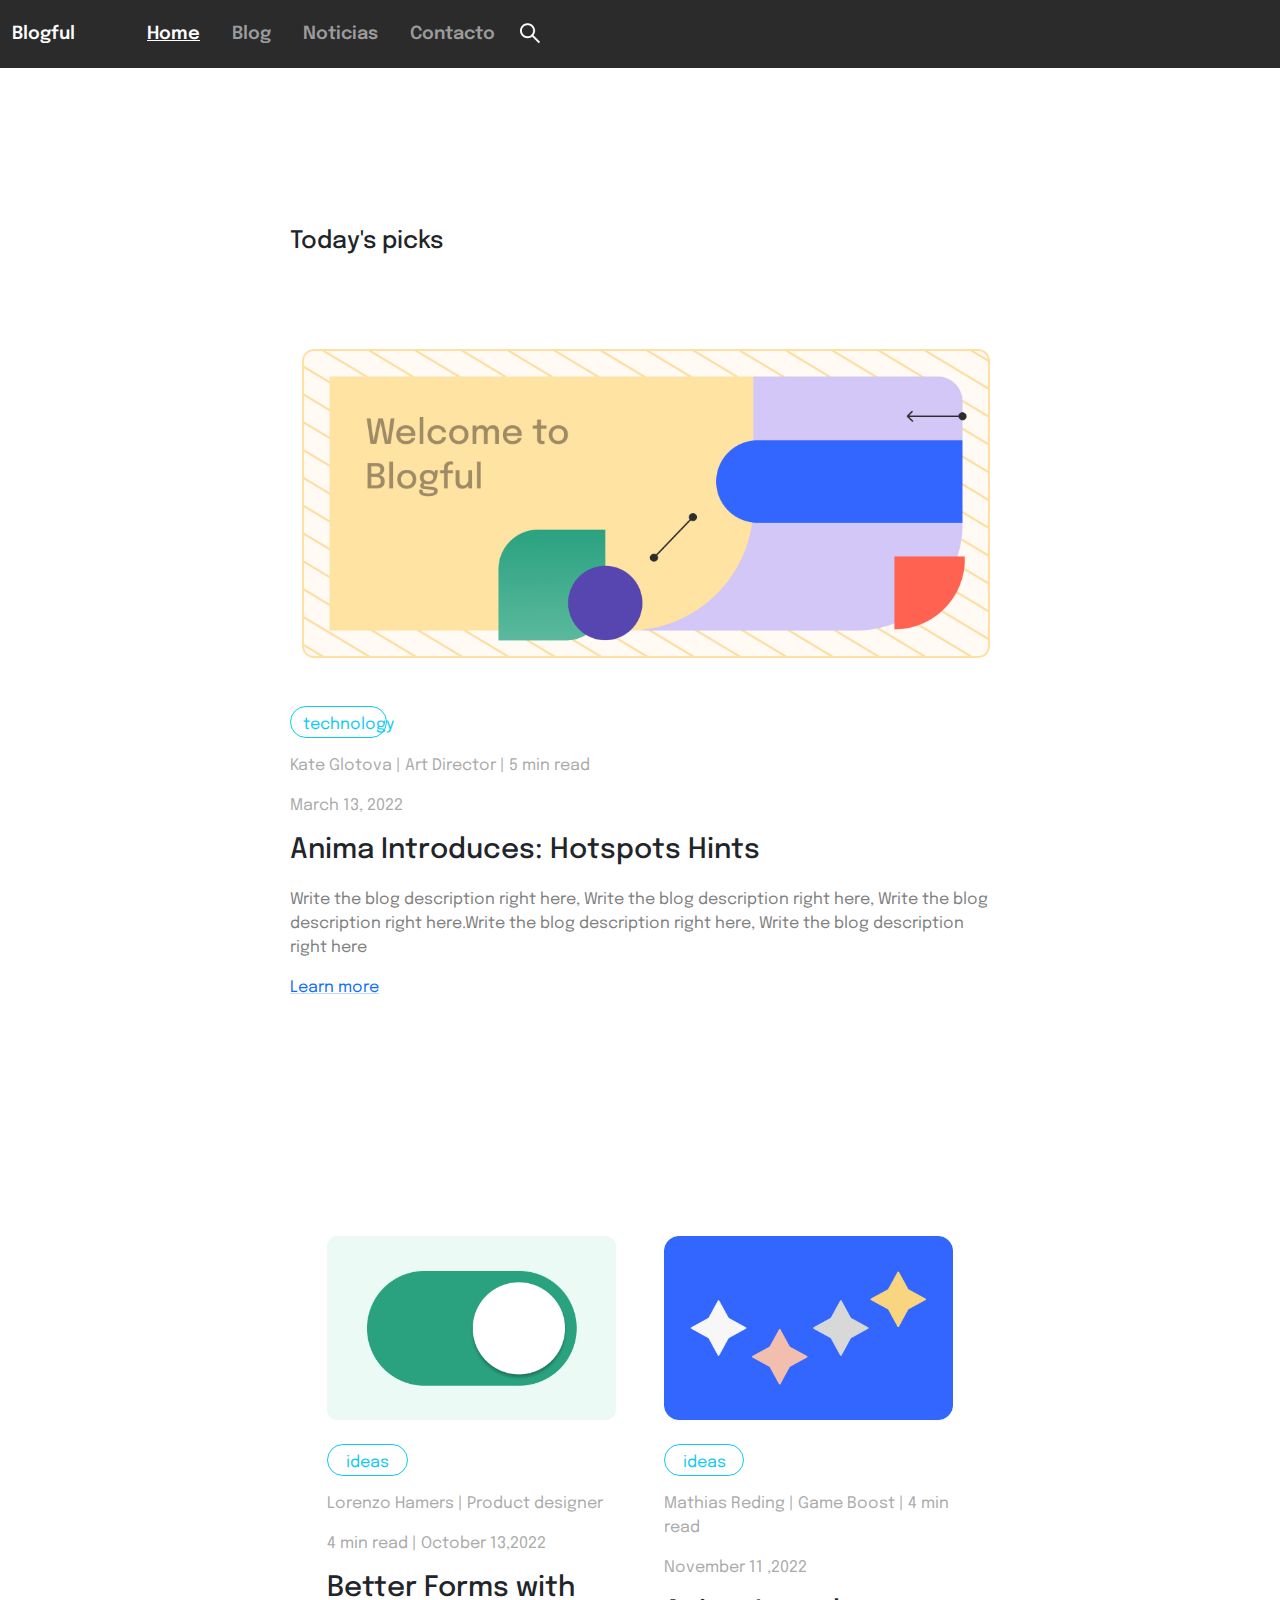
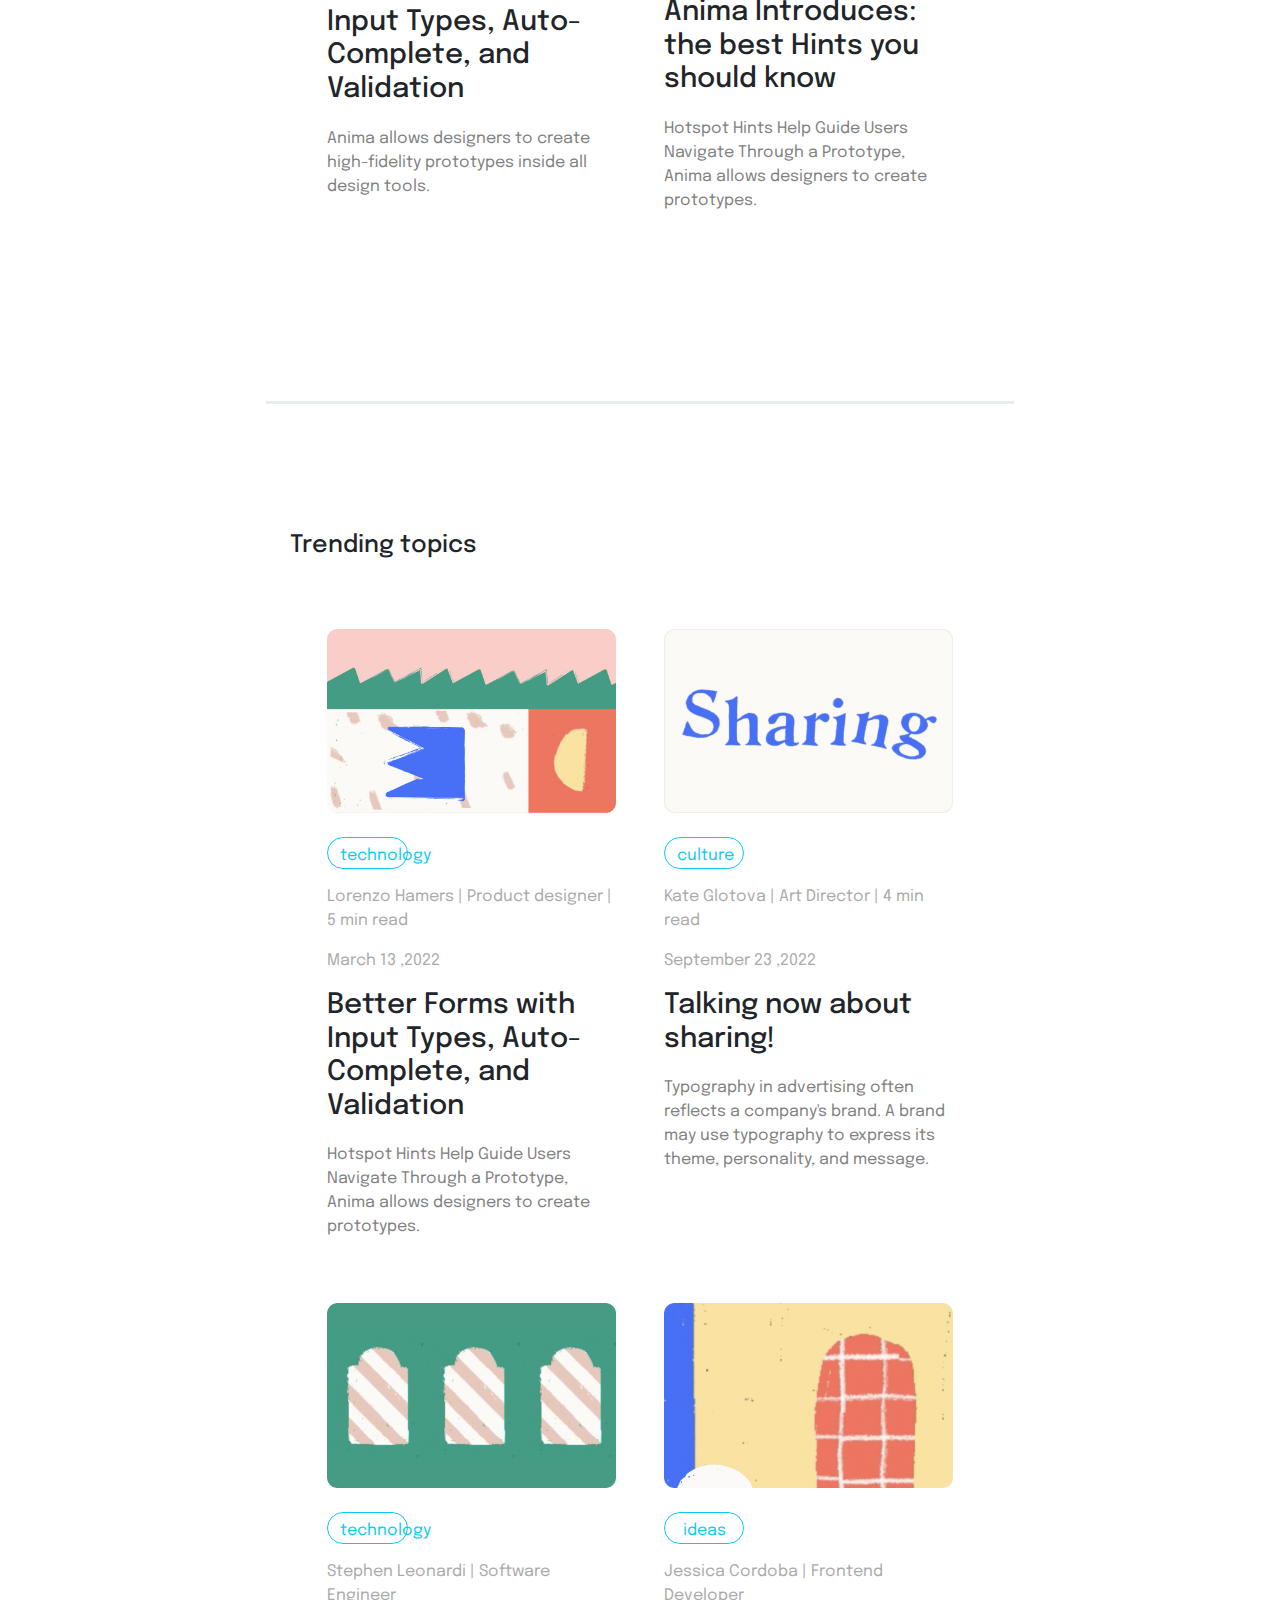
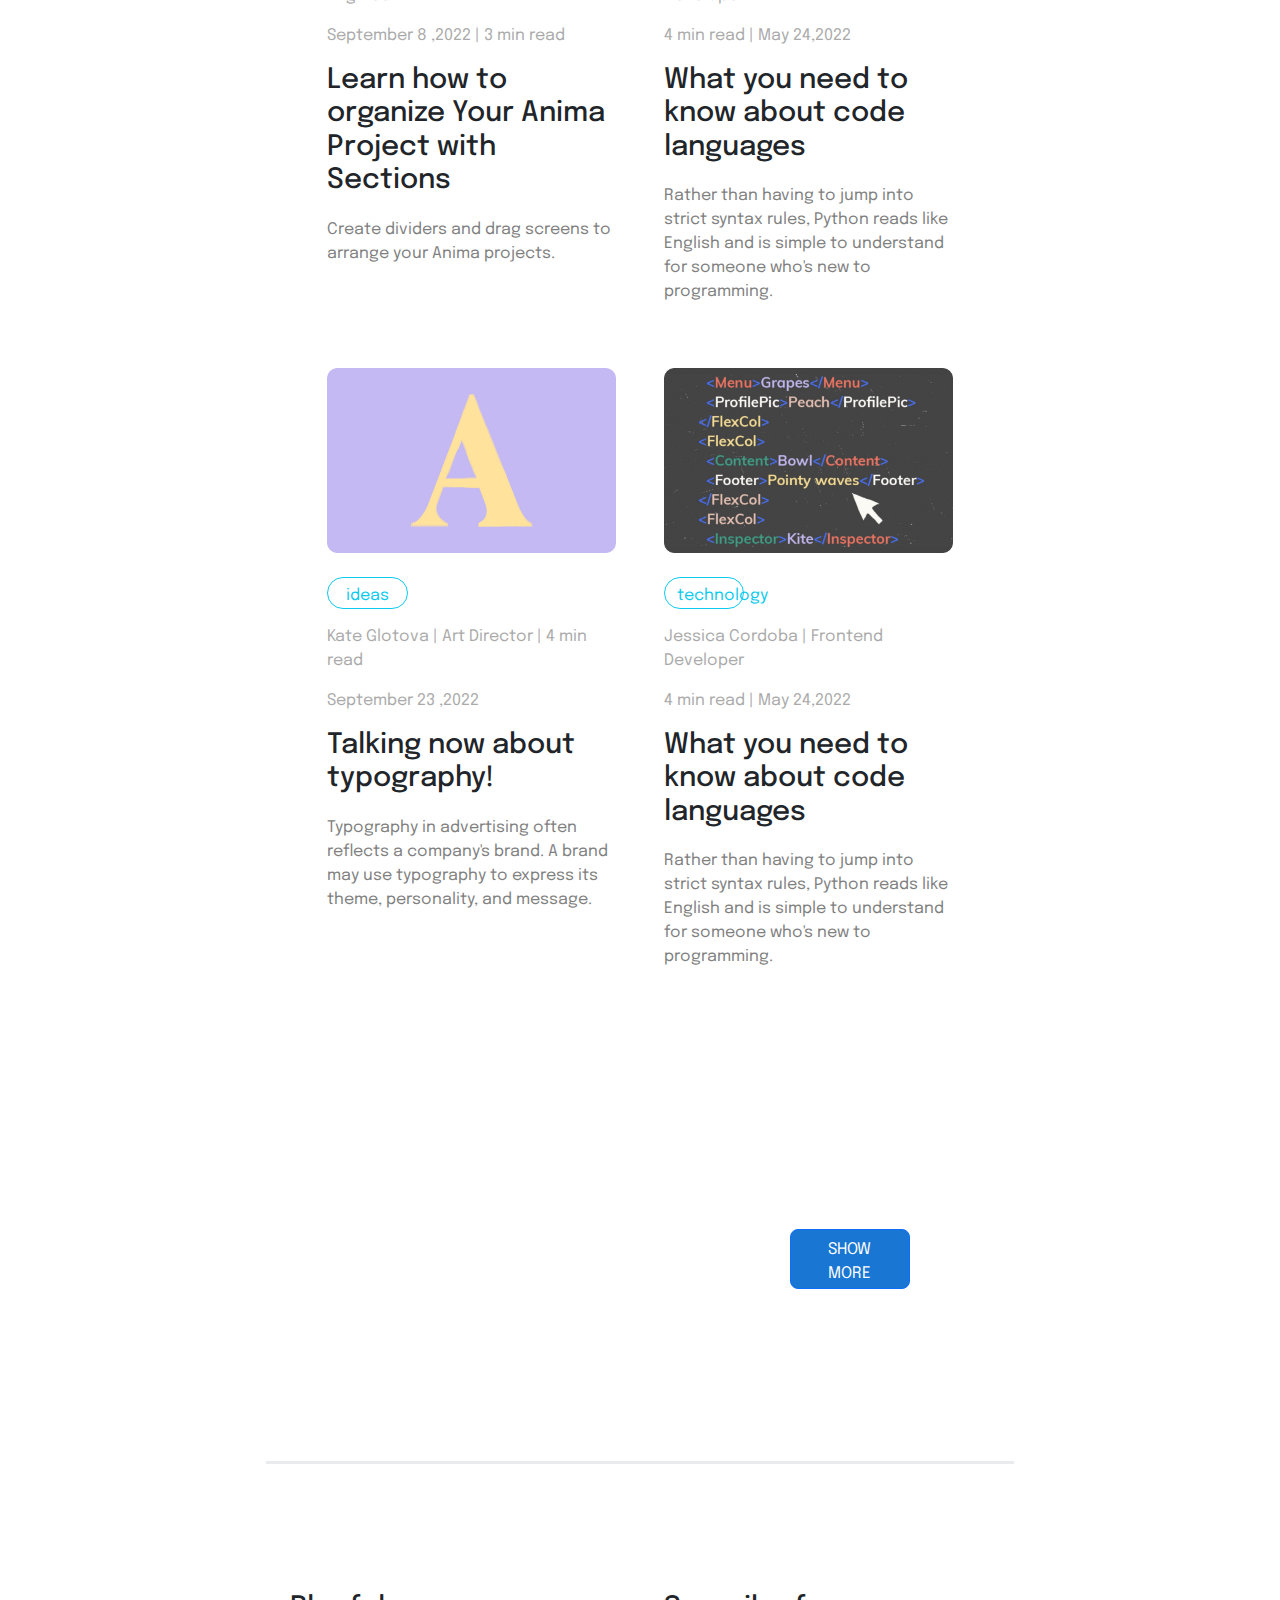
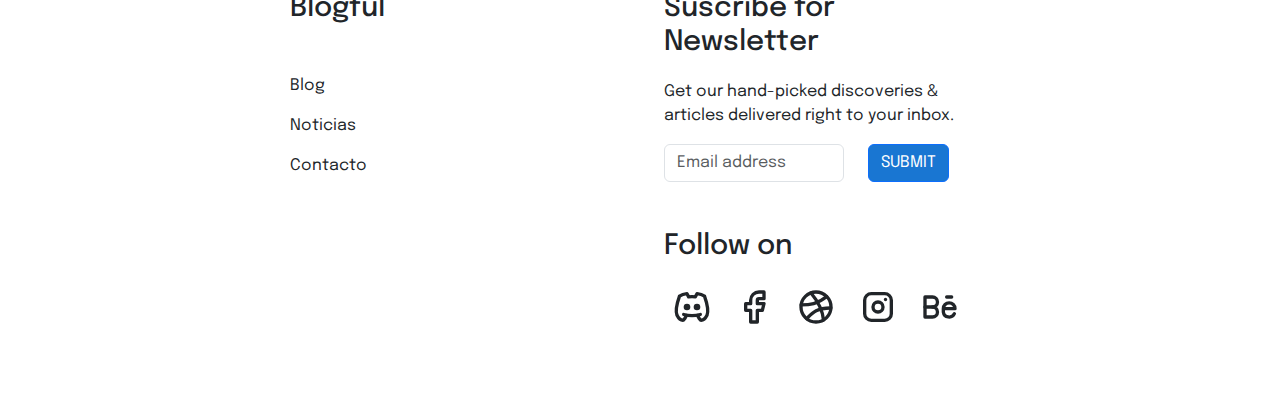
<file: index.html>
<!DOCTYPE html>
<html lang="es">
<head>
    <meta charset="UTF-8">
    <meta name="viewport" content="width=device-width, initial-scale=1.0">
    <title>Home</title>
    <link href="https://cdn.jsdelivr.net/npm/bootstrap@5.3.3/dist/css/bootstrap.min.css" rel="stylesheet" integrity="sha384-QWTKZyjpPEjISv5WaRU9OFeRpok6YctnYmDr5pNlyT2bRjXh0JMhjY6hW+ALEwIH" crossorigin="anonymous">
    <link rel="stylesheet" href="css/styles.css">
</head>
<body>
    <div class="container-fluid custom-container">
        <div class="row">
            <nav class="navbar navbar-expand-lg navbar-dark navegacion">
                <div class="container-fluid">
                    <a class="navbar-brand navegacion" href="#">Blogful</a>
                    <button class="navbar-toggler" type="button" data-bs-toggle="collapse" data-bs-target="#navbarNav" aria-controls="navbarNav" aria-expanded="false" aria-label="Toggle navigation">
                        <span class="navbar-toggler-icon"></span>
                    </button>
                    <div class="collapse navbar-collapse" id="navbarNav">
                        <ul class="navbar-nav">
                            <li class="nav-item ms-5">
                                <a class="nav-link active subrayado" aria-current="page" href="index.html">Home</a>
                            </li>
                            <li class="nav-item ms-3">
                                <a class="nav-link" href="blog.html">Blog</a>
                            </li>
                            <li class="nav-item ms-3">
                                <a class="nav-link" href="#">Noticias</a>
                            </li>
                            <li class="nav-item ms-3">
                                <a class="nav-link" href="contacto.html">Contacto</a>
                            </li>
                            <li class="nav-item ms-3 mt-2">
                                <img src="img/lupa.png" alt="">
                            </li>
                        </ul>
                    </div>
                </div>
            </nav>
        </div>
    </div>
    <div class="container mx-auto p-default">
        <div class="row justify-content-center">
            <div class="col-12 text-start">
                <h1 class="titulo">Today's picks</h1>
            </div>
            <div class="col-12 text-center mt-5 ps-4 title-description">
                <img class="mt-4 mb-5 align-items-center img-fluid" src="img/welcome.png" alt="">
            </div>
            <div class="col-12 text-start">
                <div class="row">
                    <div class="col-2">
                        <button class="btn btn-outline-info boton rounded-pill">technology</button>
                    </div>
                </div>
                <div class="mt-3 texto-gris">
                    <p>Kate Glotova | Art Director | 5 min read</p>
                    <p>March 13, 2022</p>
                </div>
            </div>
            <div class="col-12 text-start">
                <div class="titulo">
                    <h3>Anima Introduces: Hotspots Hints</h3>
                </div>
                <div class="descripcion col-80 mx-auto">
                    <p>Write the blog description right here, Write the blog description right here, Write the blog description right here.Write the blog description right here, Write the blog description right here</p>
                </div>
                <div>
                    <p><a class="link-opacity-100 link-underline link-underline-opacity-25" href="#">Learn more</a></p>
                </div>
            </div>
        </div>
    </div>
    <div class="container mx-auto p-default2">
        <div class="row align-items-start g-5 justify-content-center">
            <div class="col-md-5">
                <img src="img/Imagen1.png" class="img-fluid" alt="">
                <div class="row">
                    <div class="col-4">
                        <button class="btn btn-outline-info boton rounded-pill mt-4">ideas</button>
                    </div>
                </div>
                <div class="mt-3 texto-gris">
                    <p>Lorenzo Hamers | Product designer</p>
                    <p>4 min read | October 13,2022</p>
                </div>
                <div class="titulo">
                    <h3><a class="text-decoration-none link-dark" href="post.html">Better Forms with Input Types, Auto-Complete, and Validation</a></h3>
                </div>
                <div class="col-80">
                    <p class="descripcion">Anima allows designers to create high-fidelity prototypes inside all design tools.</p>
                </div>
            </div>
            <div class="col-md-5">
                <img src="img/imagen2.png" class="img-fluid" alt="">
                <div class="row">
                    <div class="col-4">
                        <button class="btn btn-outline-info boton rounded-pill mt-4">ideas</button>
                    </div>
                </div>
                <div class="mt-3 texto-gris">
                    <p>Mathias Reding | Game Boost | 4 min read</p>
                    <p>November 11 ,2022</p>
                </div>
                <div class="titulo">
                    <h3>Anima Introduces: the best Hints you should know</h3>
                </div>
                <div class="col-80">
                    <p class="descripcion">Hotspot Hints Help Guide Users Navigate Through a Prototype, Anima allows designers to create prototypes.</p>
                </div>
            </div>
        </div>
    </div>
    <div class="container mx-auto p-default2">
        <div class="row align-items-start g-5 border-top border-light-subtle border-3 padingtop justify-content-center">
            <div class="col-12 text-left">
                <h2 class="titulo">Trending topics</h2>
            </div>
            <div class="col-md-5">
                <img src="img/imagen3.png" class="img-fluid" alt="">
                <div class="row">
                    <div class="col-4">
                        <button class="btn btn-outline-info boton rounded-pill mt-4">technology</button>
                    </div>
                </div>
                <div class="mt-3 texto-gris">
                    <p>Lorenzo Hamers | Product designer | 5 min read</p>
                    <p>March 13 ,2022</p>
                </div>
                <div class="titulo">
                    <h3>Better Forms with Input Types, Auto-Complete, and Validation</h3>
                </div>
                <div class="col-80">
                    <p class="descripcion">Hotspot Hints Help Guide Users Navigate Through a Prototype, Anima allows designers to create prototypes.</p>
                </div>
            </div>
            <div class="col-md-5">
                <img src="img/imagen4.png" class="img-fluid" alt="">
                <div class="row">
                    <div class="col-4">
                        <button class="btn btn-outline-info boton rounded-pill mt-4">culture</button>
                    </div>
                </div>
                <div class="mt-3 texto-gris">
                    <p>Kate Glotova | Art Director | 4 min read</p>
                    <p>September 23 ,2022</p>
                </div>
                <div class="titulo">
                    <h3>Talking now about sharing!</h3>
                </div>
                <div class="col-80">
                    <p class="descripcion">Typography in advertising often reflects a company's brand. A brand may use typography to express its theme, personality, and message.</p>
                </div>
            </div>
            <div class="col-md-5">
                <img src="img/imagen5.png" class="img-fluid" alt="">
                <div class="row">
                    <div class="col-4">
                        <button class="btn btn-outline-info boton rounded-pill mt-4">technology</button>
                    </div>
                </div>
                <div class="mt-3 texto-gris">
                    <p>Stephen Leonardi | Software Engineer</p>
                    <p>September 8 ,2022 | 3 min read</p>
                </div>
                <div class="titulo">
                    <h3>Learn how to organize Your Anima Project with Sections</h3>
                </div>
                <div class="col-80">
                    <p class="descripcion">Create dividers and drag screens to arrange your Anima projects.</p>
                </div>
            </div>
            <div class="col-md-5">
                <img src="img/imagen6.png" class="img-fluid" alt="">
                <div class="row">
                    <div class="col-4">
                        <button class="btn btn-outline-info boton rounded-pill mt-4">ideas</button>
                    </div>
                </div>
                <div class="mt-3 texto-gris">
                    <p>Jessica Cordoba | Frontend Developer</p>
                    <p>4 min read | May 24,2022</p>
                </div>
                <div class="titulo">
                    <h3>What you need to know about code languages</h3>
                </div>
                <div class="col-80">
                    <p class="descripcion">Rather than having to jump into strict syntax rules, Python reads like English and is simple to understand for someone who's new to programming.</p>
                </div>
            </div>
            <div class="col-md-5">
                <img src="img/imagen7.png" class="img-fluid" alt="">
                <div class="row">
                    <div class="col-4">
                        <button class="btn btn-outline-info boton rounded-pill mt-4">ideas</button>
                    </div>
                </div>
                <div class="mt-3 texto-gris">
                    <p>Kate Glotova | Art Director | 4 min read</p>
                    <p>September 23 ,2022</p>
                </div>
                <div class="titulo">
                    <h3>Talking now about typography!</h3>
                </div>
                <div class="col-80">
                    <p class="descripcion">Typography in advertising often reflects a company's brand. A brand may use typography to express its theme, personality, and message.</p>
                </div>
            </div>
            <div class="col-md-5">
                <img src="img/imagen8.png" class="img-fluid" alt="">
                <div class="row">
                    <div class="col-4">
                        <button class="btn btn-outline-info boton rounded-pill mt-4">technology</button>
                    </div>
                </div>
                <div class="mt-3 texto-gris">
                    <p>Jessica Cordoba | Frontend Developer</p>
                    <p>4 min read | May 24,2022</p>
                </div>
                <div class="titulo">
                    <h3>What you need to know about code languages</h3>
                </div>
                <div class="col-80">
                    <p class="descripcion">Rather than having to jump into strict syntax rules, Python reads like English and is simple to understand for someone who's new to programming.</p>
                </div>
            </div>
        </div>
    </div>
    <div class="text-center mx-auto p-default2 align-items-center">
        <div class="row">
            <div class="col-2 mucho-margin">
                <button class="btn botongrande btn-primary boton mt-4 btn-lg showmore">SHOW MORE</button>
            </div>
        </div>
    </div>
    <div class="container mx-auto p-default">
        <div class="row border-top border-light-subtle border-3 align-items-start g-5 padingtop">
            <div class="col-md-6">
                <div class="titulo">
                    <h3><a class="text-decoration-none link-dark" href="index.html">Blogful</a></h3>
                </div>
                <div class="mt-5">
                    <a class="text-decoration-none link-dark" href="blog.html">Blog</a>
                </div>
                <div class="mt-3">
                    <a class="text-decoration-none link-dark" href="noticias.html">Noticias</a>
                </div>
                <div class="mt-3">
                    <a class="text-decoration-none link-dark" href="contacto.html">Contacto</a>
                </div>
            </div>
            <div class="col-md-6">
                <div class="titulo">
                    <h3>Suscribe for Newsletter</h3>
                </div>
                <div class="texto">
                    <p>Get our hand-picked discoveries & articles delivered right to your inbox.</p>
                </div>
                <div class="row mb-3">
                    <div class="col-7">
                        <input type="email" class="form-control" id="exampleInputEmail1" aria-describedby="emailHelp" placeholder="Email address">
                    </div>
                    <div class="col-5">
                        <button type="submit" class="btn botongrande btn-primary ml-2">SUBMIT</button>
                    </div>
                </div>
                <div class="titulo mt-5">
                    <h3>Follow on</h3>
                    <div class="mt-4">
                        <svg class="ms-2" xmlns="http://www.w3.org/2000/svg" viewBox="0 0 24 24" fill="none" stroke="currentColor" stroke-linecap="round" stroke-linejoin="round" width="40" height="40" stroke-width="2"> <path d="M8 12a1 1 0 1 0 2 0a1 1 0 0 0 -2 0"></path> <path d="M14 12a1 1 0 1 0 2 0a1 1 0 0 0 -2 0"></path> <path d="M15.5 17c0 1 1.5 3 2 3c1.5 0 2.833 -1.667 3.5 -3c.667 -1.667 .5 -5.833 -1.5 -11.5c-1.457 -1.015 -3 -1.34 -4.5 -1.5l-.972 1.923a11.913 11.913 0 0 0 -4.053 0l-.975 -1.923c-1.5 .16 -3.043 .485 -4.5 1.5c-2 5.667 -2.167 9.833 -1.5 11.5c.667 1.333 2 3 3.5 3c.5 0 2 -2 2 -3"></path> <path d="M7 16.5c3.5 1 6.5 1 10 0"></path> </svg> 
                        <svg class="ms-3" xmlns="http://www.w3.org/2000/svg" viewBox="0 0 24 24" fill="none" stroke="currentColor" stroke-linecap="round" stroke-linejoin="round" width="40" height="40" stroke-width="2"> <path d="M7 10v4h3v7h4v-7h3l1 -4h-4v-2a1 1 0 0 1 1 -1h3v-4h-3a5 5 0 0 0 -5 5v2h-3"></path> </svg> 
                        <svg class="ms-3" xmlns="http://www.w3.org/2000/svg" viewBox="0 0 24 24" fill="none" stroke="currentColor" stroke-linecap="round" stroke-linejoin="round" width="40" height="40" stroke-width="2"> <path d="M12 12m-9 0a9 9 0 1 0 18 0a9 9 0 1 0 -18 0"></path> <path d="M9 3.6c5 6 7 10.5 7.5 16.2"></path> <path d="M6.4 19c3.5 -3.5 6 -6.5 14.5 -6.4"></path> <path d="M3.1 10.75c5 0 9.814 -.38 15.314 -5"></path> </svg> 
                        <svg class="ms-3" xmlns="http://www.w3.org/2000/svg" viewBox="0 0 24 24" fill="none" stroke="currentColor" stroke-linecap="round" stroke-linejoin="round" width="40" height="40" stroke-width="2"> <path d="M4 4m0 4a4 4 0 0 1 4 -4h8a4 4 0 0 1 4 4v8a4 4 0 0 1 -4 4h-8a4 4 0 0 1 -4 -4z"></path> <path d="M12 12m-3 0a3 3 0 1 0 6 0a3 3 0 1 0 -6 0"></path> <path d="M16.5 7.5l0 .01"></path> </svg> 
                        <svg class="ms-3" xmlns="http://www.w3.org/2000/svg" viewBox="0 0 24 24" fill="none" stroke="currentColor" stroke-linecap="round" stroke-linejoin="round" width="40" height="40" stroke-width="2"> <path d="M3 18v-12h4.5a3 3 0 0 1 0 6a3 3 0 0 1 0 6h-4.5"></path> <path d="M3 12l4.5 0"></path> <path d="M14 13h7a3.5 3.5 0 0 0 -7 0v2a3.5 3.5 0 0 0 6.64 1"></path> <path d="M16 6l3 0"></path> </svg> 
                    </div>
                </div>
            </div>
        </div>
    </div>
</body>
<script src="https://cdn.jsdelivr.net/npm/bootstrap@5.3.3/dist/js/bootstrap.bundle.min.js" integrity="sha384-YvpcrYf0tY3lHB60NNkmXc5s9fDVZLESaAA55NDzOxhy9GkcIdslK1eN7N6jIeHz" crossorigin="anonymous"></script>
</html>
</file>
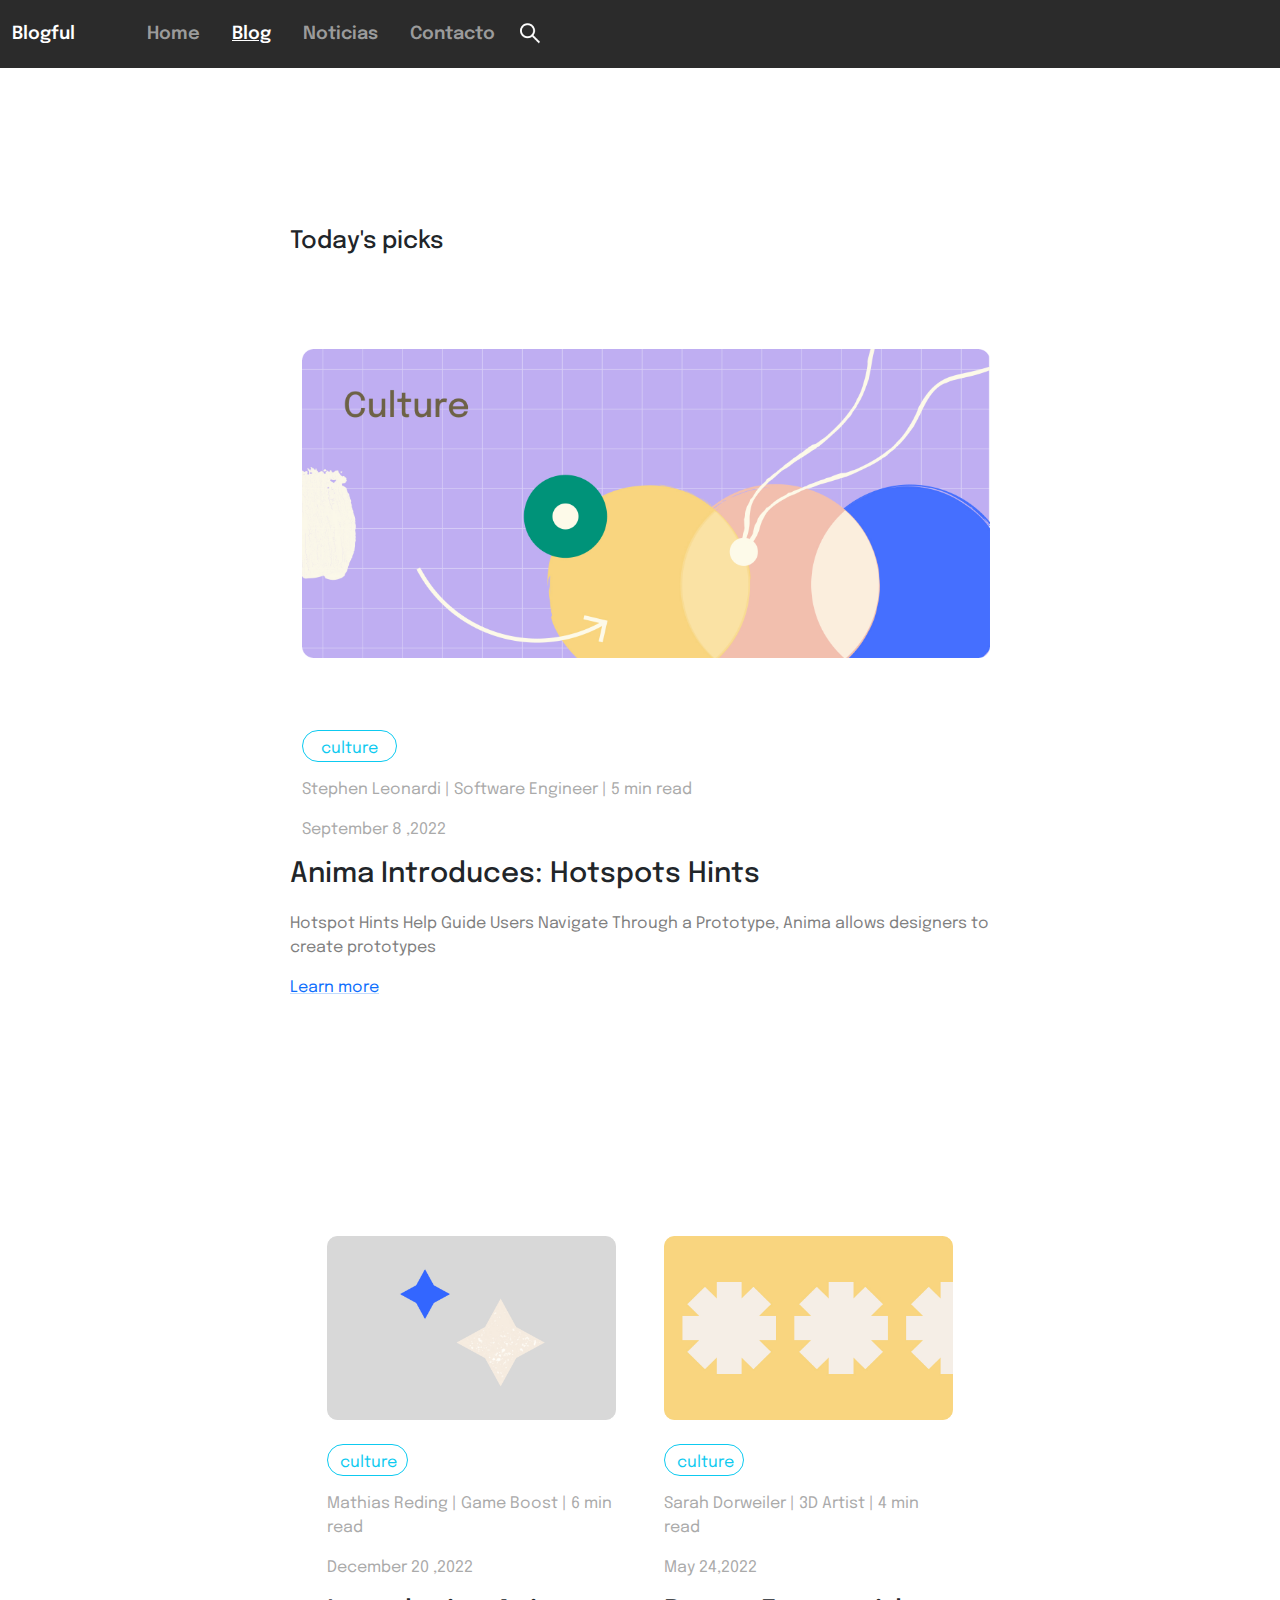
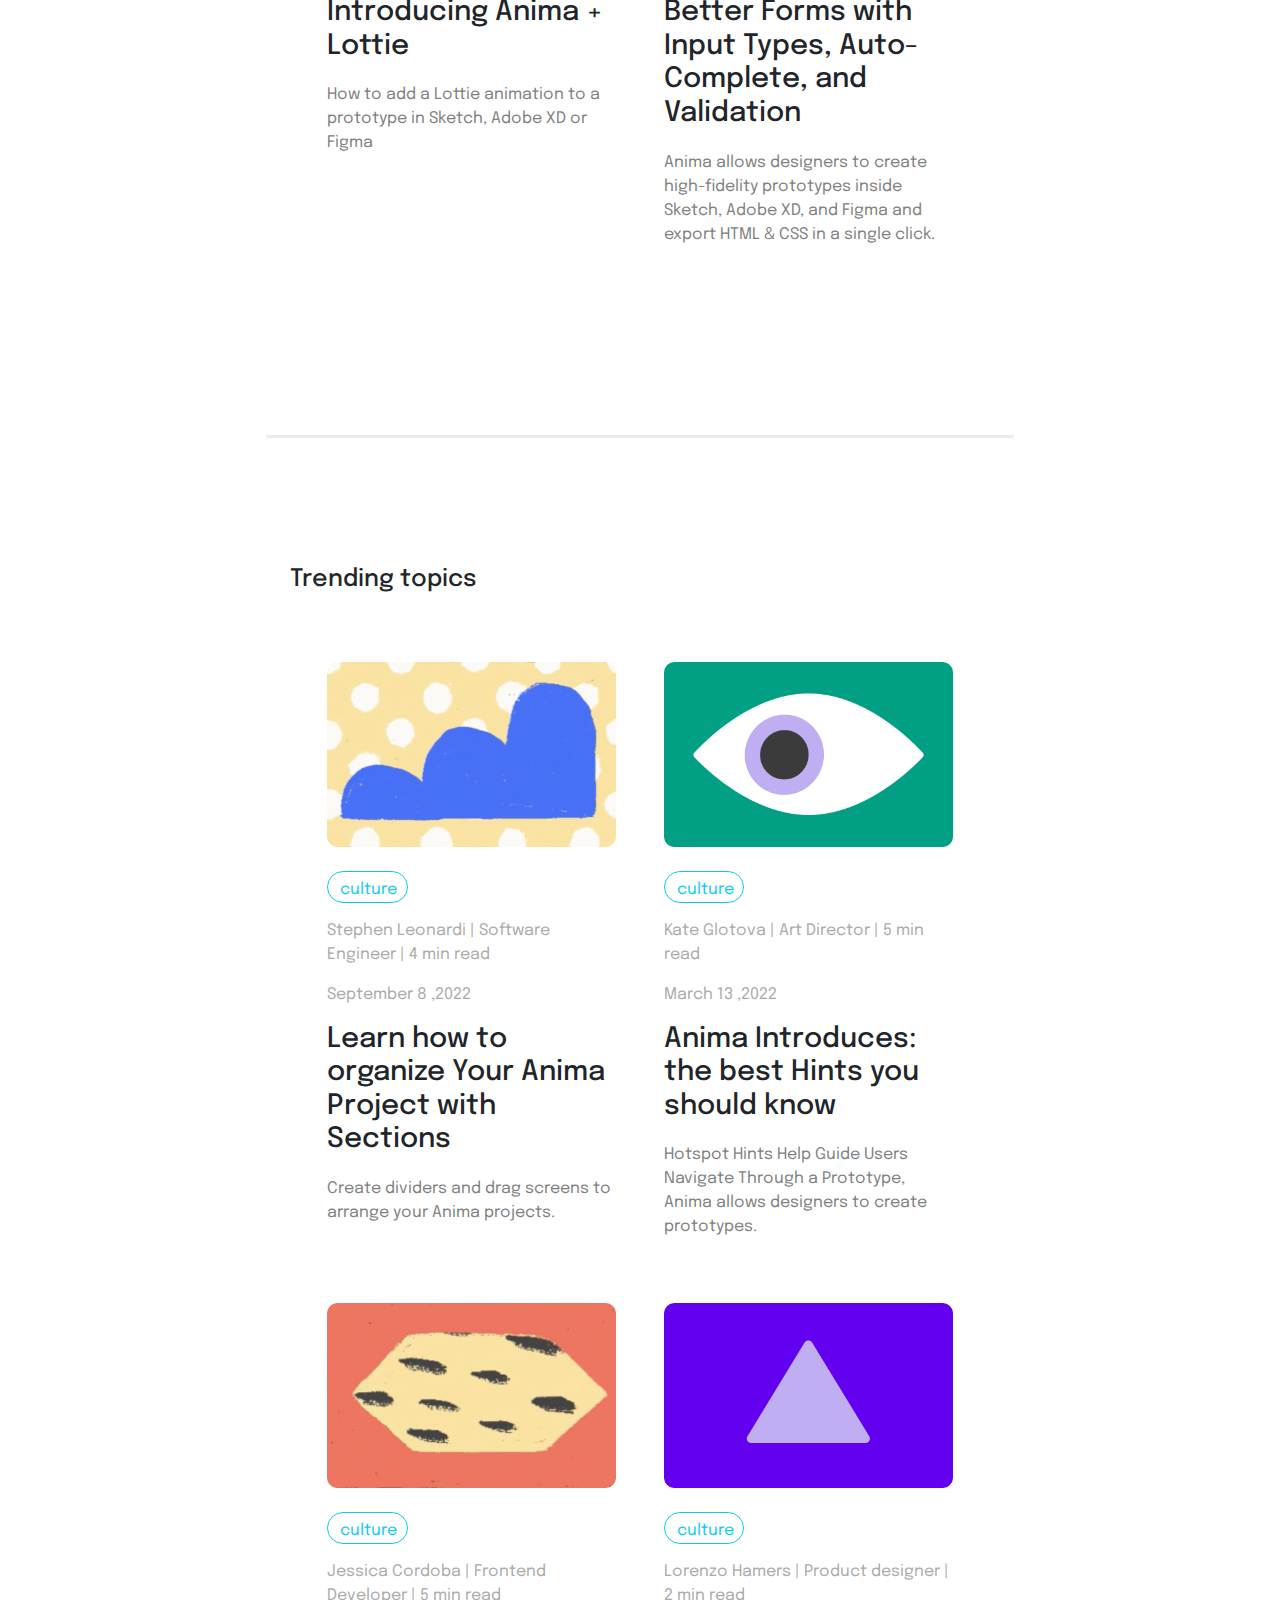
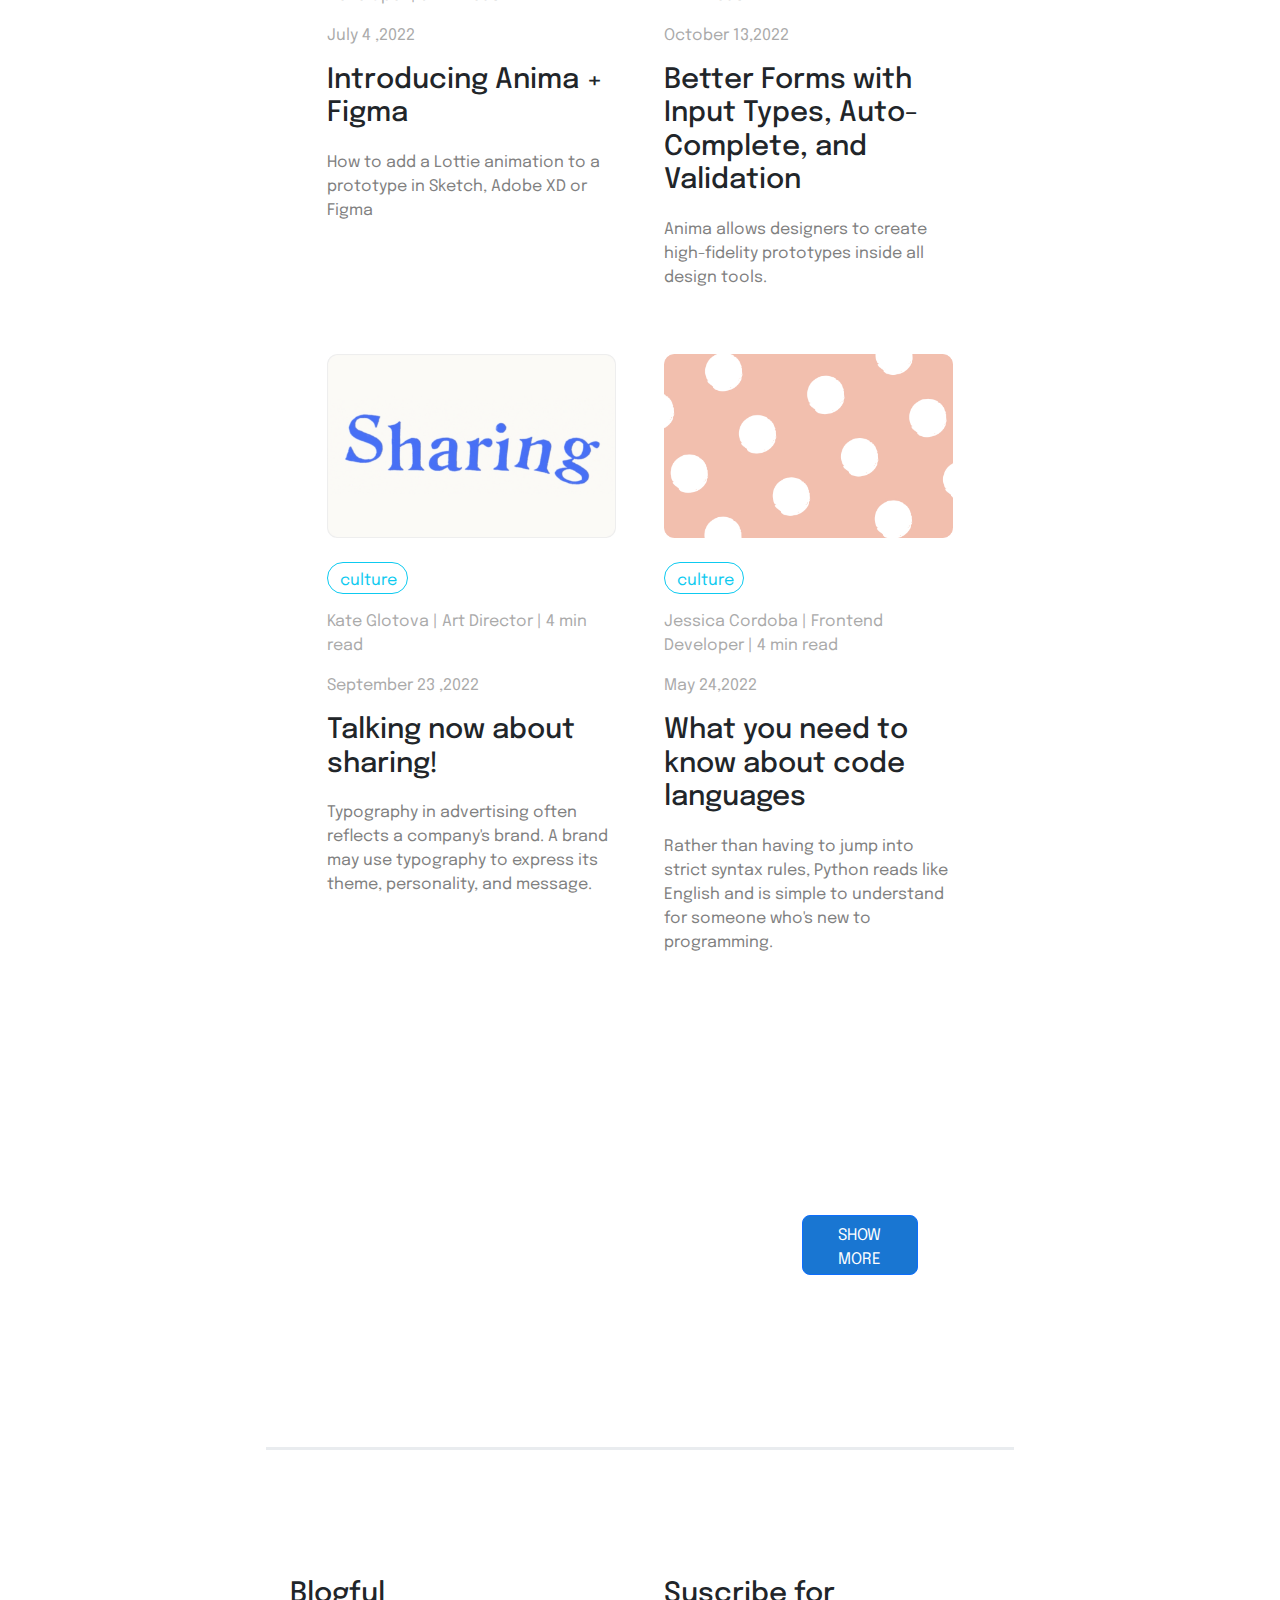
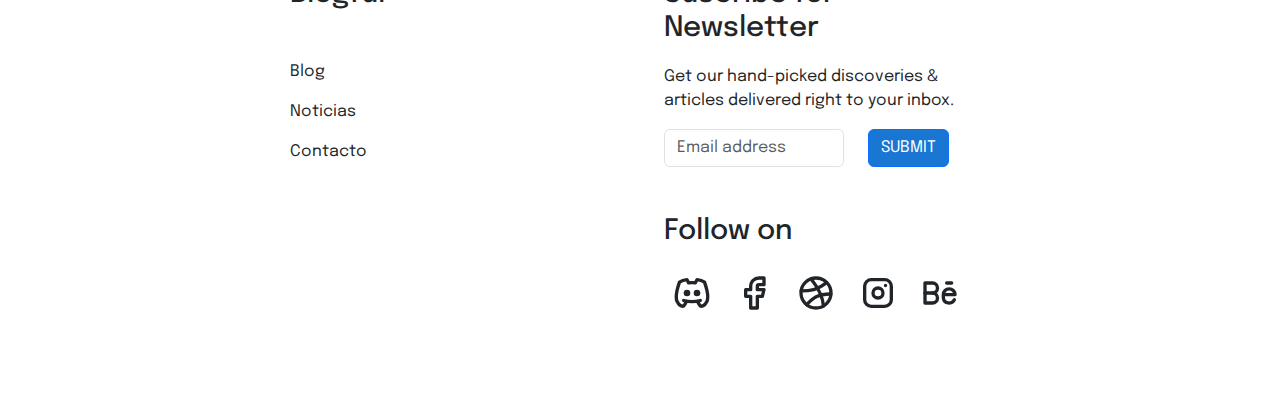
<file: blog.html>
<!DOCTYPE html>
<html lang="es">
<head>
    <meta charset="UTF-8">
    <meta name="viewport" content="width=device-width, initial-scale=1.0">
    <title>Blog</title>
    <link href="https://cdn.jsdelivr.net/npm/bootstrap@5.3.3/dist/css/bootstrap.min.css" rel="stylesheet" integrity="sha384-QWTKZyjpPEjISv5WaRU9OFeRpok6YctnYmDr5pNlyT2bRjXh0JMhjY6hW+ALEwIH" crossorigin="anonymous">
    <link rel="stylesheet" href="css/styles.css">
</head>
<body>
    <div class="container-fluid custom-container">
        <div class="row">
            <nav class="navbar navbar-expand-lg navbar-dark navegacion">
                <div class="container-fluid">
                    <a class="navbar-brand navegacion" href="#">Blogful</a>
                    <button class="navbar-toggler" type="button" data-bs-toggle="collapse" data-bs-target="#navbarNav" aria-controls="navbarNav" aria-expanded="false" aria-label="Toggle navigation">
                        <span class="navbar-toggler-icon"></span>
                    </button>
                    <div class="collapse navbar-collapse" id="navbarNav">
                        <ul class="navbar-nav">
                            <li class="nav-item ms-5">
                                <a class="nav-link" aria-current="page" href="index.html">Home</a>
                            </li>
                            <li class="nav-item ms-3">
                                <a class="nav-link active subrayado" href="blog.html">Blog</a>
                            </li>
                            <li class="nav-item ms-3">
                                <a class="nav-link" href="#">Noticias</a>
                            </li>
                            <li class="nav-item ms-3">
                                <a class="nav-link" href="contacto.html">Contacto</a>
                            </li>
                            <li class="nav-item ms-3 mt-2">
                                <img src="img/lupa.png" alt="">
                            </li>
                        </ul>
                    </div>
                </div>
            </nav>
        </div>
        <div class="container p-default">
            <div class="row justify-content-center">
                <div class="col-12 text-start">
                    <h1 class="titulo">Today's picks</h1>
                </div>
                <div class="col-12 text-center mt-5 ps-4 title-description">
                    <img class="mt-4 mb-5 align-items-center img-fluid" src="img/cultura.png" alt="">
                    <div class="text-start mt-4">
                        <div class="row">
                            <div class="col-2">
                                <button class="btn btn-outline-info boton rounded-pill">culture</button>
                            </div>
                        </div>
                        <div class="mt-3 texto-gris">
                            <p>Stephen Leonardi | Software Engineer | 5 min read</p>
                            <p>September 8 ,2022</p>
                        </div>
                    </div>
                </div>
                <div class="col-12 text-left">
                    <div class="titulo">
                        <h3>Anima Introduces: Hotspots Hints</h3>
                    </div>
                    <div class="descripcion col-80">
                        <p>Hotspot Hints Help Guide Users Navigate Through a Prototype, Anima allows designers to create prototypes</p>
                    </div>
                    <div>
                        <p><a class="link-opacity-100 link-underline link-underline-opacity-25" href="#">Learn more</a></p>
                    </div>
                </div>
            </div>
        </div>
        <div class="container p-default2">
            <div class="row align-items-start g-5 justify-content-center">
                <div class="col-md-5 text-left">
                    <img src="img/Imagen15.png" class="img-fluid" alt="">
                    <div class="mt-4">
                        <div class="row">
                            <div class="col-4">
                                <button class="btn btn-outline-info boton rounded-pill">culture</button>
                            </div>
                        </div>
                        <div class="mt-3 texto-gris">
                            <p>Mathias Reding | Game Boost | 6 min read</p>
                            <p>December 20 ,2022</p>
                        </div>
                    </div>
                    <div class="titulo">
                        <h3><a class="text-decoration-none link-dark" href="post.html">Introducing Anima + Lottie</a></h3>
                    </div>
                    <div class="col-80">
                        <p class="descripcion">How to add a Lottie animation to a prototype in Sketch, Adobe XD or Figma</p>
                    </div>
                </div>
                <div class="col-md-5 text-left">
                    <img src="img/Imagen11.png" class="img-fluid" alt="">
                    <div class="mt-4">
                        <div class="row">
                            <div class="col-4">
                                <button class="btn btn-outline-info boton rounded-pill">culture</button>
                            </div>
                        </div>
                        <div class="mt-3 texto-gris">
                            <p>Sarah Dorweiler | 3D Artist | 4 min read</p>
                            <p>May 24,2022</p>
                        </div>
                    </div>
                    <div class="titulo">
                        <h3>Better Forms with Input Types, Auto-Complete, and Validation</h3>
                    </div>
                    <div class="col-80">
                        <p class="descripcion">Anima allows designers to create high-fidelity prototypes inside Sketch, Adobe XD, and Figma and export HTML & CSS in a single click.</p>
                    </div>
                </div>
            </div>
        </div>
        <div class="container p-default2">
            <div class="row align-items-start g-5 border-top border-light-subtle border-3 padingtop justify-content-center">
                <div class="col-12 text-left">
                    <h2 class="titulo">Trending topics</h2>
                </div>
                <div class="col-md-5 text-left">
                    <img src="img/Imagen12.png" class="img-fluid" alt="">
                    <div class="mt-4">
                        <div class="row">
                            <div class="col-4">
                                <button class="btn btn-outline-info boton rounded-pill">culture</button>
                            </div>
                        </div>
                        <div class="mt-3 texto-gris">
                            <p>Stephen Leonardi | Software Engineer | 4 min read</p>
                            <p>September 8 ,2022</p>
                        </div>
                    </div>
                    <div class="titulo">
                        <h3>Learn how to organize Your Anima Project with Sections</h3>
                    </div>
                    <div class="col-80">
                        <p class="descripcion">Create dividers and drag screens to arrange your Anima projects.</p>
                    </div>
                </div>
                <div class="col-md-5 text-left">
                    <img src="img/Imagen13.png" class="img-fluid" alt="">
                    <div class="mt-4">
                        <div class="row">
                            <div class="col-4">
                                <button class="btn btn-outline-info boton rounded-pill">culture</button>
                            </div>
                        </div>
                        <div class="mt-3 texto-gris">
                            <p>Kate Glotova | Art Director | 5 min read</p>
                            <p>March 13 ,2022</p>
                        </div>
                    </div>
                    <div class="titulo">
                        <h3>Anima Introduces: the best Hints you should know</h3>
                    </div>
                    <div class="col-80">
                        <p class="descripcion">Hotspot Hints Help Guide Users Navigate Through a Prototype, Anima allows designers to create prototypes.</p>
                    </div>
                </div>
                <div class="col-md-5 text-left">
                    <img src="img/imagen9.png" class="img-fluid" alt="">
                    <div class="mt-4">
                        <div class="row">
                            <div class="col-4">
                                <button class="btn btn-outline-info boton rounded-pill">culture</button>
                            </div>
                        </div>
                        <div class="mt-3 texto-gris">
                            <p>Jessica Cordoba | Frontend Developer | 5 min read</p>
                            <p>July 4 ,2022</p>
                        </div>
                    </div>
                    <div class="titulo">
                        <h3>Introducing Anima + Figma</h3>
                    </div>
                    <div class="col-80">
                        <p class="descripcion">How to add a Lottie animation to a prototype in Sketch, Adobe XD or Figma</p>
                    </div>
                </div>
                <div class="col-md-5 text-left">
                    <img src="img/imagen10.png" class="img-fluid" alt="">
                    <div class="mt-4">
                        <div class="row">
                            <div class="col-4">
                                <button class="btn btn-outline-info boton rounded-pill">culture</button>
                            </div>
                        </div>
                        <div class="mt-3 texto-gris">
                            <p>Lorenzo Hamers | Product designer | 2 min read</p>
                            <p>October 13,2022</p>
                        </div>
                    </div>
                    <div class="titulo">
                        <h3>Better Forms with Input Types, Auto-Complete, and Validation</h3>
                    </div>
                    <div class="col-80">
                        <p class="descripcion">Anima allows designers to create high-fidelity prototypes inside all design tools.</p>
                    </div>
                </div>
                <div class="col-md-5 text-left">
                    <img src="img/imagen4.png" class="img-fluid" alt="">
                    <div class="mt-4">
                        <div class="row">
                            <div class="col-4">
                                <button class="btn btn-outline-info boton rounded-pill">culture</button>
                            </div>
                        </div>
                        <div class="mt-3 texto-gris">
                            <p>Kate Glotova | Art Director | 4 min read</p>
                            <p>September 23 ,2022</p>
                        </div>
                    </div>
                    <div class="titulo">
                        <h3>Talking now about sharing!</h3>
                    </div>
                    <div class="col-80">
                        <p class="descripcion">Typography in advertising often reflects a company's brand. A brand may use typography to express its theme, personality, and message.</p>
                    </div>
                </div>
                <div class="col-md-5 text-left">
                    <img src="img/Imagen14.png" class="img-fluid" alt="">
                    <div class="mt-4">
                        <div class="row">
                            <div class="col-4">
                                <button class="btn btn-outline-info boton rounded-pill">culture</button>
                            </div>
                        </div>
                        <div class="mt-3 texto-gris">
                            <p>Jessica Cordoba | Frontend Developer | 4 min read</p>
                            <p>May 24,2022</p>
                        </div>
                    </div>
                    <div class="titulo">
                        <h3>What you need to know about code languages</h3>
                    </div>
                    <div class="col-80">
                        <p class="descripcion">Rather than having to jump into strict syntax rules, Python reads like English and is simple to understand for someone who's new to programming.</p>
                    </div>
                </div>
            </div>
        </div>
        <div class="text-center mx-auto p-default2">
            
            <div class="row">
                <div class="col-2 mucho-margin">
                    <button class="btn botongrande btn-primary boton mt-4 btn-lg showmore">SHOW MORE</button>
                </div>
            </div>
        </div>
        <div class="container p-default">
            <div class="row border-top border-light-subtle border-3 align-items-start g-5 padingtop">
                <div class="col-md-6">
                    <div class="titulo">
                        <h3><a class="text-decoration-none link-dark" href="index.html">Blogful</a></h3>
                    </div>
                    <div class="mt-5">
                        <a class="text-decoration-none link-dark" href="blog.html">Blog</a>
                    </div>
                    <div class="mt-3">
                        <a class="text-decoration-none link-dark" href="noticias.html">Noticias</a>
                    </div>
                    <div class="mt-3">
                        <a class="text-decoration-none link-dark" href="contacto.html">Contacto</a>
                    </div>
                </div>
                <div class="col-md-6">
                    <div class="titulo">
                        <h3>Suscribe for Newsletter</h3>
                    </div>
                    <div class="texto">
                        <p>Get our hand-picked discoveries & articles delivered right to your inbox.</p>
                    </div>
                    <div class="row mb-3">
                        <div class="col-7">
                            <input type="email" class="form-control" id="exampleInputEmail1" aria-describedby="emailHelp" placeholder="Email address">
                        </div>
                        <div class="col-5">
                            <button type="submit" class="btn botongrande btn-primary ml-2">SUBMIT</button>
                        </div>
                    </div>
                    <div class="titulo mt-5">
                        <h3>Follow on</h3>
                        <div class="mt-4">
                            <svg class="ms-2" xmlns="http://www.w3.org/2000/svg" viewBox="0 0 24 24" fill="none" stroke="currentColor" stroke-linecap="round" stroke-linejoin="round" width="40" height="40" stroke-width="2"> <path d="M8 12a1 1 0 1 0 2 0a1 1 0 0 0 -2 0"></path> <path d="M14 12a1 1 0 1 0 2 0a1 1 0 0 0 -2 0"></path> <path d="M15.5 17c0 1 1.5 3 2 3c1.5 0 2.833 -1.667 3.5 -3c.667 -1.667 .5 -5.833 -1.5 -11.5c-1.457 -1.015 -3 -1.34 -4.5 -1.5l-.972 1.923a11.913 11.913 0 0 0 -4.053 0l-.975 -1.923c-1.5 .16 -3.043 .485 -4.5 1.5c-2 5.667 -2.167 9.833 -1.5 11.5c.667 1.333 2 3 3.5 3c.5 0 2 -2 2 -3"></path> <path d="M7 16.5c3.5 1 6.5 1 10 0"></path> </svg> 
                            <svg class="ms-3" xmlns="http://www.w3.org/2000/svg" viewBox="0 0 24 24" fill="none" stroke="currentColor" stroke-linecap="round" stroke-linejoin="round" width="40" height="40" stroke-width="2"> <path d="M7 10v4h3v7h4v-7h3l1 -4h-4v-2a1 1 0 0 1 1 -1h3v-4h-3a5 5 0 0 0 -5 5v2h-3"></path> </svg> 
                            <svg class="ms-3" xmlns="http://www.w3.org/2000/svg" viewBox="0 0 24 24" fill="none" stroke="currentColor" stroke-linecap="round" stroke-linejoin="round" width="40" height="40" stroke-width="2"> <path d="M12 12m-9 0a9 9 0 1 0 18 0a9 9 0 1 0 -18 0"></path> <path d="M9 3.6c5 6 7 10.5 7.5 16.2"></path> <path d="M6.4 19c3.5 -3.5 6 -6.5 14.5 -6.4"></path> <path d="M3.1 10.75c5 0 9.814 -.38 15.314 -5"></path> </svg> 
                            <svg class="ms-3" xmlns="http://www.w3.org/2000/svg" viewBox="0 0 24 24" fill="none" stroke="currentColor" stroke-linecap="round" stroke-linejoin="round" width="40" height="40" stroke-width="2"> <path d="M4 4m0 4a4 4 0 0 1 4 -4h8a4 4 0 0 1 4 4v8a4 4 0 0 1 -4 4h-8a4 4 0 0 1 -4 -4z"></path> <path d="M12 12m-3 0a3 3 0 1 0 6 0a3 3 0 1 0 -6 0"></path> <path d="M16.5 7.5l0 .01"></path> </svg> 
                            <svg class="ms-3" xmlns="http://www.w3.org/2000/svg" viewBox="0 0 24 24" fill="none" stroke="currentColor" stroke-linecap="round" stroke-linejoin="round" width="40" height="40" stroke-width="2"> <path d="M3 18v-12h4.5a3 3 0 0 1 0 6a3 3 0 0 1 0 6h-4.5"></path> <path d="M3 12l4.5 0"></path> <path d="M14 13h7a3.5 3.5 0 0 0 -7 0v2a3.5 3.5 0 0 0 6.64 1"></path> <path d="M16 6l3 0"></path> </svg> 
                        </div>
                    </div>
                </div>
            </div>
        </div>
    </div>
</body>
<script src="https://cdn.jsdelivr.net/npm/bootstrap@5.3.3/dist/js/bootstrap.bundle.min.js" integrity="sha384-YvpcrYf0tY3lHB60NNkmXc5s9fDVZLESaAA55NDzOxhy9GkcIdslK1eN7N6jIeHz" crossorigin="anonymous"></script>
</html>
</file>
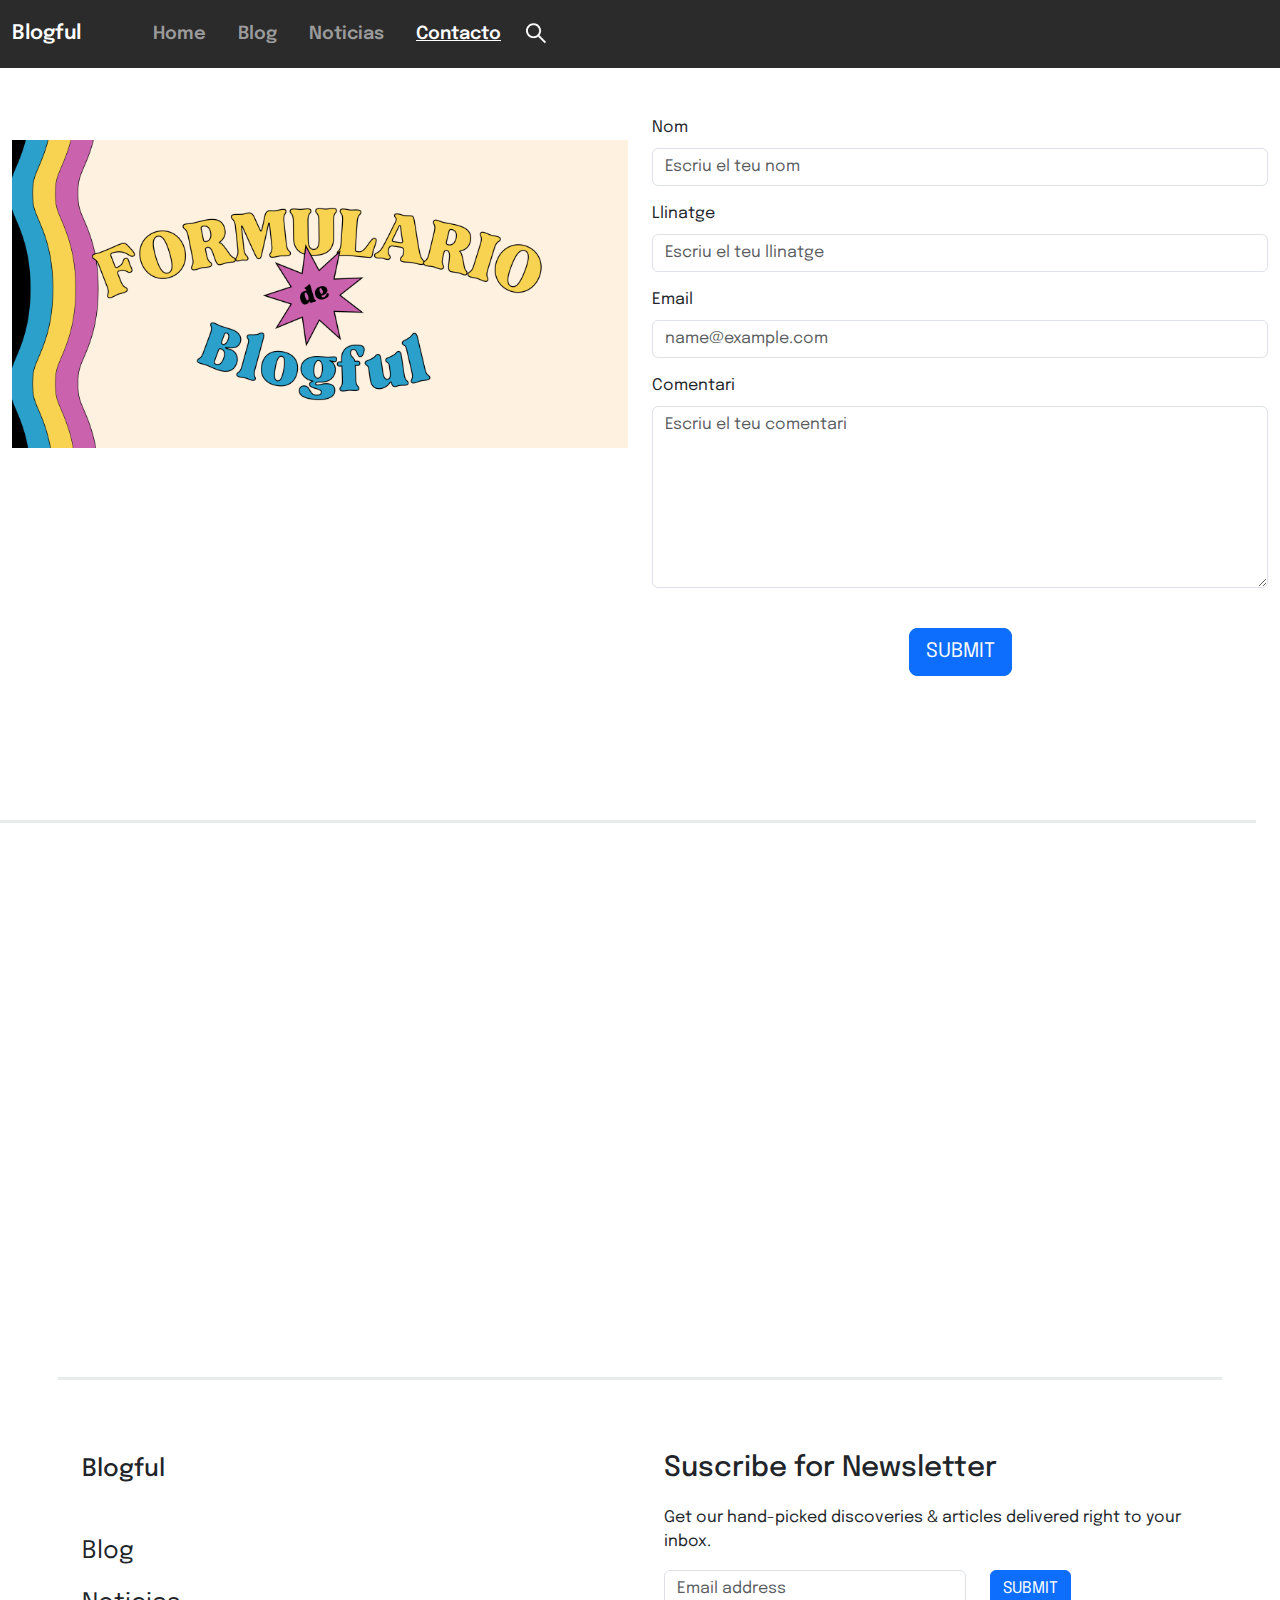
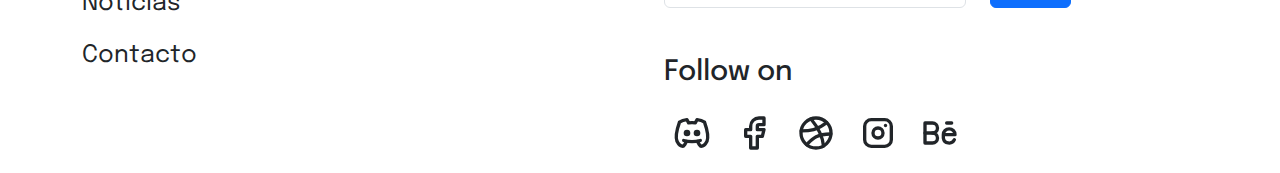
<file: contacto.html>
<!DOCTYPE html>
<html lang="es">
<head>
    <meta charset="UTF-8">
    <meta name="viewport" content="width=device-width, initial-scale=1.0">
    <title>Contacto</title>
    <link href="https://cdn.jsdelivr.net/npm/bootstrap@5.3.3/dist/css/bootstrap.min.css" rel="stylesheet" integrity="sha384-QWTKZyjpPEjISv5WaRU9OFeRpok6YctnYmDr5pNlyT2bRjXh0JMhjY6hW+ALEwIH" crossorigin="anonymous">
    <link rel="stylesheet" href="css/styles.css">
</head>
<body>
    <div class="container-fluid custom-container">
        <div class="row">
            <nav class="navbar navbar-expand-lg navbar-dark navegacion">
                <div class="container-fluid">
                    <a class="navbar-brand" href="#">Blogful</a>
                    <button class="navbar-toggler" type="button" data-bs-toggle="collapse" data-bs-target="#navbarNav" aria-controls="navbarNav" aria-expanded="false" aria-label="Toggle navigation">
                        <span class="navbar-toggler-icon"></span>
                    </button>
                    <div class="collapse navbar-collapse" id="navbarNav">
                        <ul class="navbar-nav">
                            <li class="nav-item ms-5">
                                <a class="nav-link" aria-current="page" href="index.html">Home</a>
                            </li>
                            <li class="nav-item ms-3">
                                <a class="nav-link" href="blog.html">Blog</a>
                            </li>
                            <li class="nav-item ms-3">
                                <a class="nav-link" href="#">Noticias</a>
                            </li>
                            <li class="nav-item ms-3">
                                <a class="nav-link active subrayado" href="contacto.html">Contacto</a>
                            </li>
                            <li class="nav-item ms-3 mt-2">
                                <img src="img/lupa.png" alt="">
                            </li>
                        </ul>
                    </div>
                </div>
            </nav>
        </div>
        <div class="row mt-5">
            <div class="col-md-6">
                <div class="text-center">
                    <img class="mt-4 mb-5 img-fluid" src="img/Formulario.png" alt="">
                </div>
            </div>
            <div class="col-md-6">
                <div class="mb-3">
                    <label for="exampleFormControlInput1" class="form-label">Nom</label>
                    <input type="text" class="form-control" id="exampleFormControlInput1" placeholder="Escriu el teu nom">
                </div>
                <div class="mb-3">
                    <label for="exampleFormControlInput1" class="form-label">Llinatge</label>
                    <input type="text" class="form-control" id="exampleFormControlInput1" placeholder="Escriu el teu llinatge">
                </div>
                <div class="mb-3">
                    <label for="exampleFormControlInput1" class="form-label">Email</label>
                    <input type="email" class="form-control" id="exampleFormControlInput1" placeholder="name@example.com">
                </div>
                <div class="mb-3">
                    <label for="exampleFormControlTextarea1" class="form-label">Comentari</label>
                    <textarea class="form-control" id="exampleFormControlTextarea1" rows="7" placeholder="Escriu el teu comentari"></textarea>
                </div>
                <div class="text-center">
                    <button class="btn btn-primary btn-lg mt-4 mb-5">
                        <a class="text-decoration-none link-light" href="contacto.html">SUBMIT</a>
                    </button>
                </div>
            </div>
        </div>
        <div class="row mt-5">
            <div class="row border-top border-light-subtle border-3 align-items-start g-5 pt-4"></div>
            <div class="col-12 text-center mt-4">
                <iframe src="https://www.google.com/maps/embed?pb=!1m18!1m12!1m3!1d3074.158671633507!2d2.68676007660979!3d39.601107971582465!2m3!1f0!2f0!3f0!3m2!1i1024!2i768!4f13.1!3m3!1m2!1s0x1297935d441c9571%3A0xa01dc49e4565742f!2sEs%20Liceu!5e0!3m2!1ses!2ses!4v1737098983427!5m2!1ses!2ses" width="1200" height="450" style="border:0;" allowfullscreen="" loading="lazy" referrerpolicy="no-referrer-when-downgrade"></iframe>
            </div>
        </div>
        <div class="container mt-5">
            <div class="row border-top border-light-subtle border-3 align-items-start g-5 pt-4 mt-5">
                <div class="col-md-6">
                    <div class="titulo">
                        <h3>
                            <a class="text-decoration-none titulo link-dark" href="index.html">Blogful</a>
                        </h3>
                    </div>
                    <div class="mt-5">
                        <a class="text-decoration-none titulo link-dark" href="blog.html">Blog</a>
                    </div>
                    <div class="mt-3">
                        <a class="text-decoration-none titulo link-dark" href="noticias.html">Noticias</a>
                    </div>
                    <div class="mt-3">
                        <a class="text-decoration-none titulo link-dark" href="contacto.html">Contacto</a>
                    </div>
                </div>
                <div class="col-md-6">
                    <div class="titulo">
                        <h3>Suscribe for Newsletter</h3>
                    </div>
                    <div class="texto">
                        <p>Get our hand-picked discoveries & articles delivered right to your inbox.</p>
                    </div>
                    <div class="row mb-3">
                        <div class="col-7">
                            <input type="email" class="form-control" id="exampleInputEmail1" aria-describedby="emailHelp" placeholder="Email address">
                        </div>
                        <div class="col-5">
                            <button type="submit" class="btn btn-primary">SUBMIT</button>
                        </div>
                    </div>
                    <div class="titulo mt-5">
                        <h3>Follow on</h3>
                        <div class="mt-4">
                            <svg class="ms-2" xmlns="http://www.w3.org/2000/svg" viewBox="0 0 24 24" fill="none" stroke="currentColor" stroke-linecap="round" stroke-linejoin="round" width="40" height="40" stroke-width="2"> <path d="M8 12a1 1 0 1 0 2 0a1 1 0 0 0 -2 0"></path> <path d="M14 12a1 1 0 1 0 2 0a1 1 0 0 0 -2 0"></path> <path d="M15.5 17c0 1 1.5 3 2 3c1.5 0 2.833 -1.667 3.5 -3c.667 -1.667 .5 -5.833 -1.5 -11.5c-1.457 -1.015 -3 -1.34 -4.5 -1.5l-.972 1.923a11.913 11.913 0 0 0 -4.053 0l-.975 -1.923c-1.5 .16 -3.043 .485 -4.5 1.5c-2 5.667 -2.167 9.833 -1.5 11.5c.667 1.333 2 3 3.5 3c.5 0 2 -2 2 -3"></path> <path d="M7 16.5c3.5 1 6.5 1 10 0"></path> </svg> 
                            <svg class="ms-3" xmlns="http://www.w3.org/2000/svg" viewBox="0 0 24 24" fill="none" stroke="currentColor" stroke-linecap="round" stroke-linejoin="round" width="40" height="40" stroke-width="2"> <path d="M7 10v4h3v7h4v-7h3l1 -4h-4v-2a1 1 0 0 1 1 -1h3v-4h-3a5 5 0 0 0 -5 5v2h-3"></path> </svg> 
                            <svg class="ms-3" xmlns="http://www.w3.org/2000/svg" viewBox="0 0 24 24" fill="none" stroke="currentColor" stroke-linecap="round" stroke-linejoin="round" width="40" height="40" stroke-width="2"> <path d="M12 12m-9 0a9 9 0 1 0 18 0a9 9 0 1 0 -18 0"></path> <path d="M9 3.6c5 6 7 10.5 7.5 16.2"></path> <path d="M6.4 19c3.5 -3.5 6 -6.5 14.5 -6.4"></path> <path d="M3.1 10.75c5 0 9.814 -.38 15.314 -5"></path> </svg> 
                            <svg class="ms-3" xmlns="http://www.w3.org/2000/svg" viewBox="0 0 24 24" fill="none" stroke="currentColor" stroke-linecap="round" stroke-linejoin="round" width="40" height="40" stroke-width="2"> <path d="M4 4m0 4a4 4 0 0 1 4 -4h8a4 4 0 0 1 4 4v8a4 4 0 0 1 -4 4h-8a4 4 0 0 1 -4 -4z"></path> <path d="M12 12m-3 0a3 3 0 1 0 6 0a3 3 0 1 0 -6 0"></path> <path d="M16.5 7.5l0 .01"></path> </svg> 
                            <svg class="ms-3" xmlns="http://www.w3.org/2000/svg" viewBox="0 0 24 24" fill="none" stroke="currentColor" stroke-linecap="round" stroke-linejoin="round" width="40" height="40" stroke-width="2"> <path d="M3 18v-12h4.5a3 3 0 0 1 0 6a3 3 0 0 1 0 6h-4.5"></path> <path d="M3 12l4.5 0"></path> <path d="M14 13h7a3.5 3.5 0 0 0 -7 0v2a3.5 3.5 0 0 0 6.64 1"></path> <path d="M16 6l3 0"></path> </svg> 
                        </div>
                    </div>
                </div>
            </div>
        </div>
    </div>
</body>
<script src="https://cdn.jsdelivr.net/npm/bootstrap@5.3.3/dist/js/bootstrap.bundle.min.js" integrity="sha384-YvpcrYf0tY3lHB60NNkmXc5s9fDVZLESaAA55NDzOxhy9GkcIdslK1eN7N6jIeHz" crossorigin="anonymous"></script>
</html>
</file>
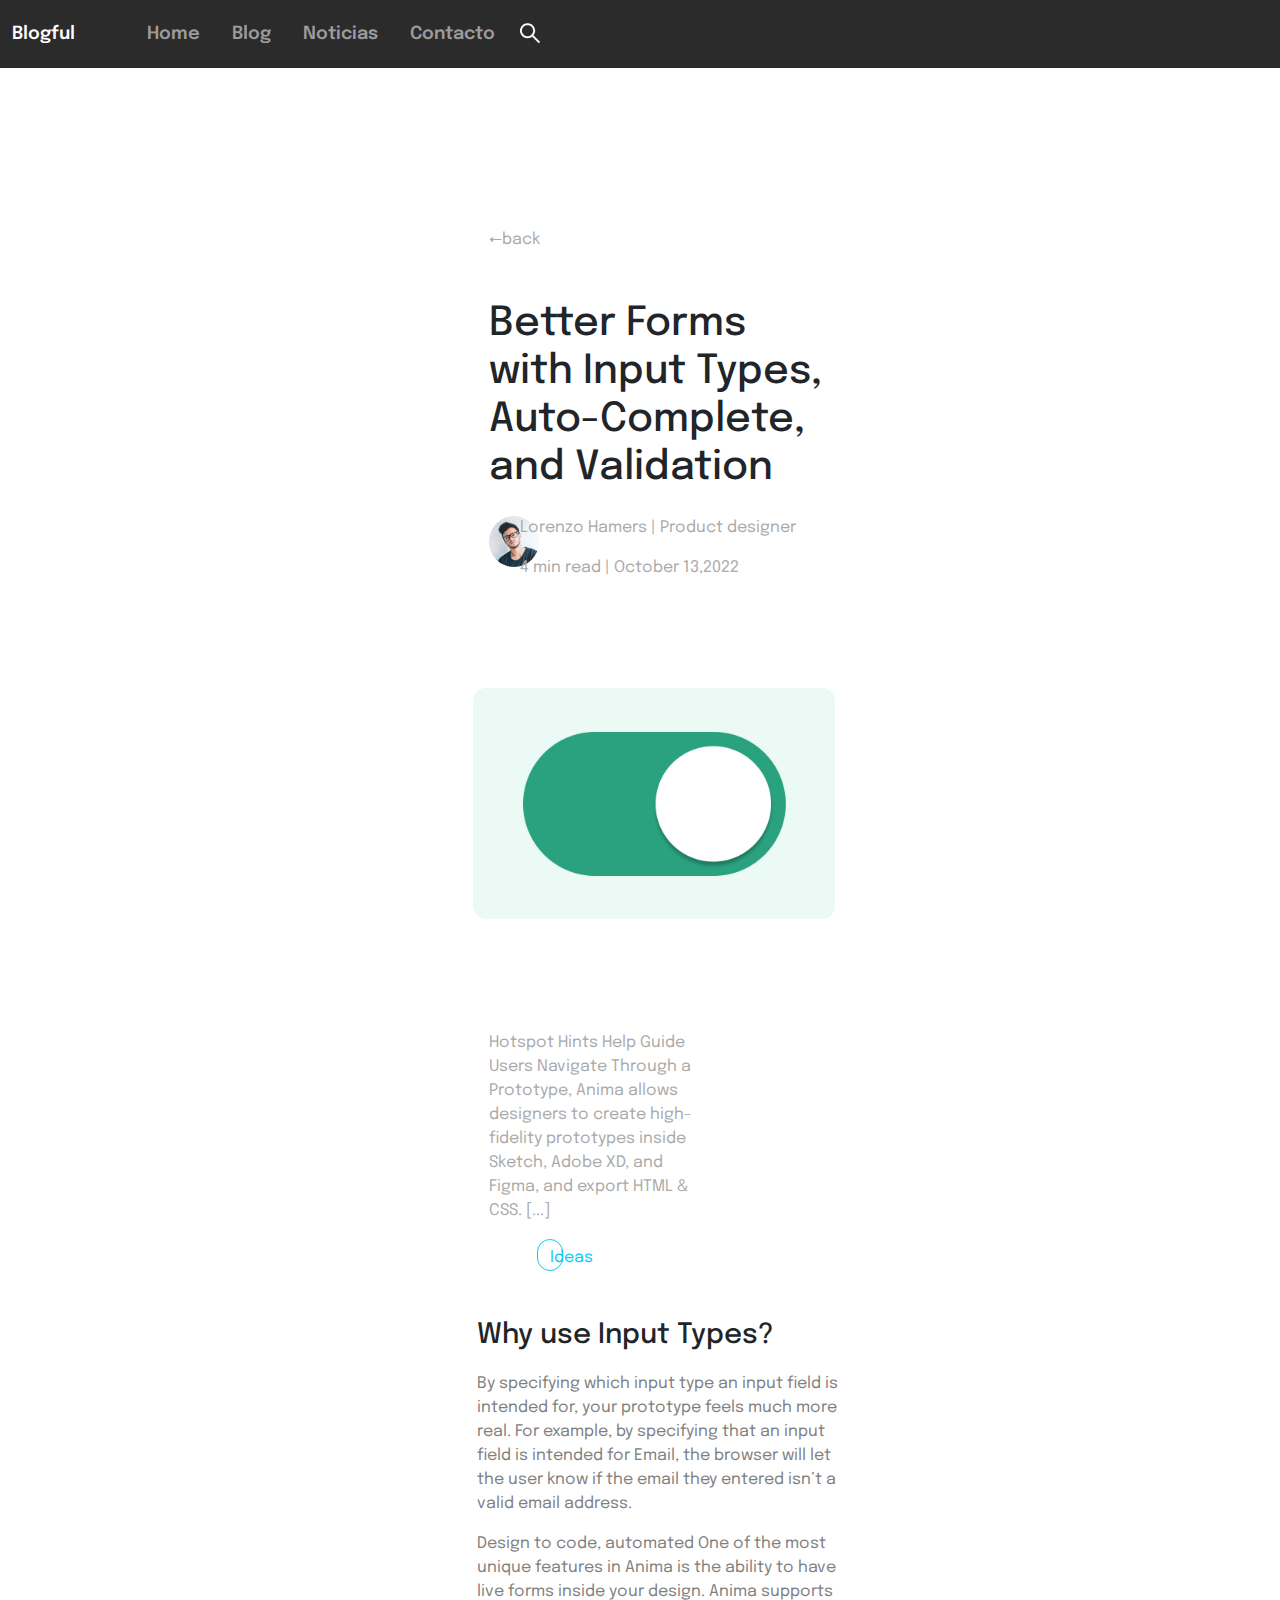
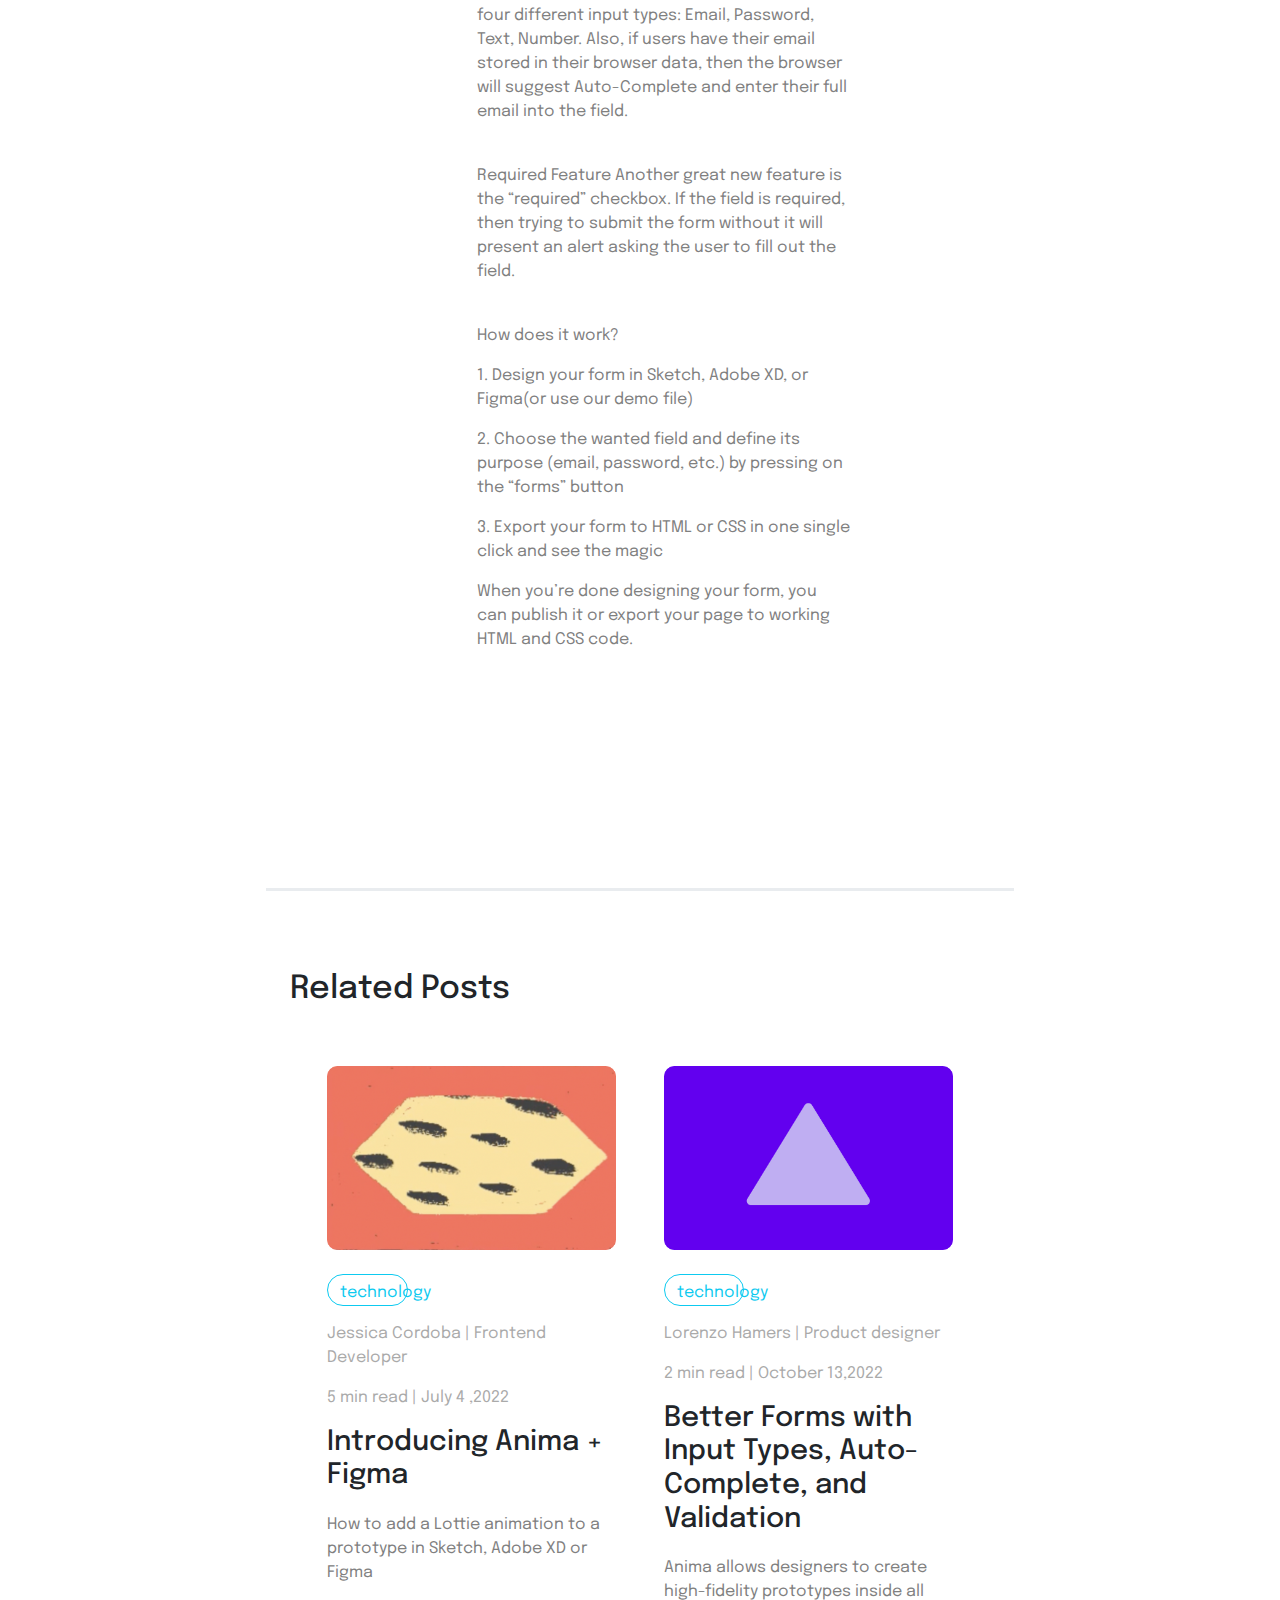
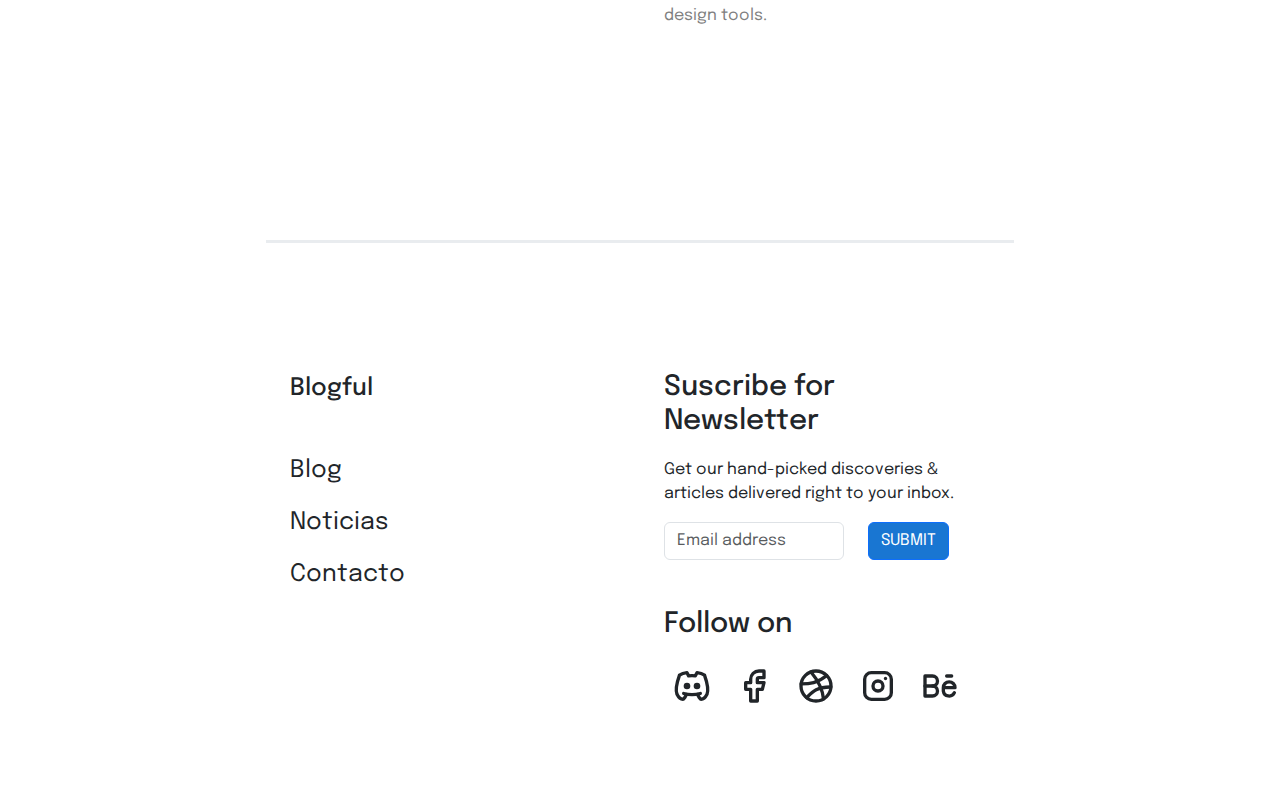
<file: post.html>
<!DOCTYPE html>
<html lang="es">
<head>
    <meta charset="UTF-8">
    <meta name="viewport" content="width=device-width, initial-scale=1.0">
    <title>Post</title>
    <link href="https://cdn.jsdelivr.net/npm/bootstrap@5.3.3/dist/css/bootstrap.min.css" rel="stylesheet" integrity="sha384-QWTKZyjpPEjISv5WaRU9OFeRpok6YctnYmDr5pNlyT2bRjXh0JMhjY6hW+ALEwIH" crossorigin="anonymous">
    <link rel="stylesheet" href="css/styles.css">
</head>
<body>  
    <div class="container-fluid custom-container">
        <div class="row">
            <nav class="navbar navbar-expand-lg navbar-dark navegacion">
                <div class="container-fluid">
                    <a class="navbar-brand navegacion" href="#">Blogful</a>
                    <button class="navbar-toggler" type="button" data-bs-toggle="collapse" data-bs-target="#navbarNav" aria-controls="navbarNav" aria-expanded="false" aria-label="Toggle navigation">
                        <span class="navbar-toggler-icon"></span>
                    </button>
                    <div class="collapse navbar-collapse" id="navbarNav">
                        <ul class="navbar-nav">
                            <li class="nav-item ms-5">
                                <a class="nav-link" aria-current="page" href="index.html">Home</a>
                            </li>
                            <li class="nav-item ms-3">
                                <a class="nav-link" href="blog.html">Blog</a>
                            </li>
                            <li class="nav-item ms-3">
                                <a class="nav-link" href="#">Noticias</a>
                            </li>
                            <li class="nav-item ms-3">
                                <a class="nav-link" href="contacto.html">Contacto</a>
                            </li>
                            <li class="nav-item ms-3 mt-2">
                                <img src="img/lupa.png" alt="">
                            </li>
                        </ul>
                    </div>
                </div>
            </nav>
        </div>
        <div class="col-md-8 offset-md-2 p-default row">
            <div class="col-md-12 row texto-gris ms-4 mb-5 text-start">
                <a class="text-decoration-none texto-gris" href="index.html">⭠back</a>
            </div>
            <div class="col-md-12 titulo ms-4 row text-start">
                <h1>Better Forms with Input Types, Auto-Complete, and Validation</h1>
                <div class="col-1 mt-3">
                    <img class="border-radius" src="img/autor.png" alt="">
                </div>
                <div class="texto-gris mt-3 col-11">
                    <p>Lorenzo Hamers | Product designer</p>
                    <p>4 min read | October 13,2022</p>
                </div>
            </div>
            <div class="col-md-12 mt-5 ps-4 title-description ms-2 mb-5 text-start">
                <img class="mt-4 mb-5 img-fluid" src="img/Imagen1.png" alt="">
            </div>
            <div class="col-md-12 ms-4 row text-start">
                <div class="mt-3 texto-gris col-12 col-md-8">
                    <p>Hotspot Hints Help Guide Users Navigate Through a Prototype, Anima allows designers to create high-fidelity prototypes inside Sketch, Adobe XD, and Figma, and export HTML & CSS. [...]</p>
                </div>
                <div class="col-12 col-md-3 ms-md-5 mt-3 mt-md-0">
                    <div class="row">
                        <div class="col-6">
                            <button class="btn btn-outline-info boton rounded-pill">
                                <p>Ideas</p>
                            </button>
                        </div>
                    </div>
                </div>
            </div>
            <div class="ms-4 text-start">
                <div class="titulo mt-5">
                    <h3>Why use Input Types?</h3>
                </div>
                <div class="descripcion col-12 lh-base">
                    <p>
                        By specifying which input type an input field is intended for, your prototype feels much more real.
                        For example, by specifying that an input field is intended for Email, the browser will let the user know if the email they entered isn’t a valid email address.
                    </p>
                    <p>
                        Design to code, automated
                        One of the most unique features in Anima is the ability to have live forms inside your design. Anima supports four different input types:
                        Email, Password, Text, Number. Also, if users have their email stored in their browser data, then the browser will suggest Auto-Complete and enter their full email into the field.
                    </p>
                    <p class="pt-4">
                        Required Feature
                        Another great new feature is the “required” checkbox. If the field is required, then trying to submit the form without it will present an alert asking the user to fill out the field.
                    </p>
                    <p class="pt-4">
                        How does it work?
                    </p>
                    <p>
                        1. Design your form in Sketch, Adobe XD, or Figma(or use our demo file)
                    </p>
                    <p>
                        2. Choose the wanted field and define its purpose (email, password, etc.) by pressing on the “forms” button
                    </p>
                    <p>
                        3. Export your form to HTML or CSS in one single click and see the magic
                    </p>
                    <p>
                        When you’re done designing your form, you can publish it or export your page to working HTML and CSS code.
                    </p>
                </div>
            </div>
        </div>
        <div class="container p-default2">
            <div class="row align-items-start g-5 justify-content-center">
                <div class="text-start border-top border-light-subtle border-3 padingtop">
                    <h2>Related Posts</h2>
                </div>
                <div class="col-md-5 text-start mb-4">
                    <img src="img/imagen9.png" class="img-fluid" alt="">
                    <div class="row">
                        <div class="col-4">
                            <button class="btn btn-outline-info boton rounded-pill mt-4">technology</button>
                        </div>
                    </div>
                    <div class="mt-3 texto-gris">
                        <p>Jessica Cordoba | Frontend Developer</p>
                        <p>5 min read | July 4 ,2022</p>
                    </div>
                    <div class="titulo">
                        <h3><a class="text-decoration-none link-dark" href="#">Introducing Anima + Figma</a></h3>
                    </div>
                    <div class="col-80">
                        <p class="descripcion">How to add a Lottie animation to a prototype in Sketch, Adobe XD or Figma</p>
                    </div>
                </div>
                <div class="col-md-5 text-start mb-4">
                    <img src="img/imagen10.png" class="img-fluid" alt="">
                    <div class="row">
                        <div class="col-4">
                            <button class="btn btn-outline-info boton rounded-pill mt-4">technology</button>
                        </div>
                    </div>
                    <div class="mt-3 texto-gris">
                        <p>Lorenzo Hamers | Product designer</p>
                        <p>2 min read | October 13,2022</p>
                    </div>
                    <div class="titulo">
                        <h3><a class="text-decoration-none link-dark" href="#">Better Forms with Input Types, Auto-Complete, and Validation</a></h3>
                    </div>
                    <div class="col-80">
                        <p class="descripcion">Anima allows designers to create high-fidelity prototypes inside all design tools.</p>
                    </div>
                </div>
            </div>
        </div>
        <div class="container p-default2">
            <div class="row border-top border-light-subtle border-3 align-items-start g-5 padingtop">
                <div class="col-md-6">
                    <div class="titulo">
                        <h3>
                            <a class="text-decoration-none titulo link-dark" href="index.html">Blogful</a>
                        </h3>
                    </div>
                    <div class="mt-5">
                        <a class="text-decoration-none titulo link-dark" href="blog.html">Blog</a>
                    </div>
                    <div class="mt-3">
                        <a class="text-decoration-none titulo link-dark" href="noticias.html">Noticias</a>
                    </div>
                    <div class="mt-3">
                        <a class="text-decoration-none titulo link-dark" href="contacto.html">Contacto</a>
                    </div>
                </div>
                <div class="col-md-6">
                    <div class="titulo">
                        <h3>Suscribe for Newsletter</h3>
                    </div>
                    <div class="texto">
                        <p>Get our hand-picked discoveries & articles delivered right to your inbox.</p>
                    </div>
                    <div class="row mb-3">
                        <div class="col-7">
                            <input type="email" class="form-control" id="exampleInputEmail1" aria-describedby="emailHelp" placeholder="Email address">
                        </div>
                        <div class="col-5">
                            <button type="submit" class="btn botongrande btn-primary ml-2">SUBMIT</button>
                        </div>
                    </div>
                    <div class="titulo mt-5">
                        <h3>Follow on</h3>
                        <div class="mt-4">
                            <svg class="ms-2" xmlns="http://www.w3.org/2000/svg" viewBox="0 0 24 24" fill="none" stroke="currentColor" stroke-linecap="round" stroke-linejoin="round" width="40" height="40" stroke-width="2"> <path d="M8 12a1 1 0 1 0 2 0a1 1 0 0 0 -2 0"></path> <path d="M14 12a1 1 0 1 0 2 0a1 1 0 0 0 -2 0"></path> <path d="M15.5 17c0 1 1.5 3 2 3c1.5 0 2.833 -1.667 3.5 -3c.667 -1.667 .5 -5.833 -1.5 -11.5c-1.457 -1.015 -3 -1.34 -4.5 -1.5l-.972 1.923a11.913 11.913 0 0 0 -4.053 0l-.975 -1.923c-1.5 .16 -3.043 .485 -4.5 1.5c-2 5.667 -2.167 9.833 -1.5 11.5c.667 1.333 2 3 3.5 3c.5 0 2 -2 2 -3"></path> <path d="M7 16.5c3.5 1 6.5 1 10 0"></path> </svg> 
                            <svg class="ms-3" xmlns="http://www.w3.org/2000/svg" viewBox="0 0 24 24" fill="none" stroke="currentColor" stroke-linecap="round" stroke-linejoin="round" width="40" height="40" stroke-width="2"> <path d="M7 10v4h3v7h4v-7h3l1 -4h-4v-2a1 1 0 0 1 1 -1h3v-4h-3a5 5 0 0 0 -5 5v2h-3"></path> </svg> 
                            <svg class="ms-3" xmlns="http://www.w3.org/2000/svg" viewBox="0 0 24 24" fill="none" stroke="currentColor" stroke-linecap="round" stroke-linejoin="round" width="40" height="40" stroke-width="2"> <path d="M12 12m-9 0a9 9 0 1 0 18 0a9 9 0 1 0 -18 0"></path> <path d="M9 3.6c5 6 7 10.5 7.5 16.2"></path> <path d="M6.4 19c3.5 -3.5 6 -6.5 14.5 -6.4"></path> <path d="M3.1 10.75c5 0 9.814 -.38 15.314 -5"></path> </svg> 
                            <svg class="ms-3" xmlns="http://www.w3.org/2000/svg" viewBox="0 0 24 24" fill="none" stroke="currentColor" stroke-linecap="round" stroke-linejoin="round" width="40" height="40" stroke-width="2"> <path d="M4 4m0 4a4 4 0 0 1 4 -4h8a4 4 0 0 1 4 4v8a4 4 0 0 1 -4 4h-8a4 4 0 0 1 -4 -4z"></path> <path d="M12 12m-3 0a3 3 0 1 0 6 0a3 3 0 1 0 -6 0"></path> <path d="M16.5 7.5l0 .01"></path> </svg> 
                            <svg class="ms-3" xmlns="http://www.w3.org/2000/svg" viewBox="0 0 24 24" fill="none" stroke="currentColor" stroke-linecap="round" stroke-linejoin="round" width="40" height="40" stroke-width="2"> <path d="M3 18v-12h4.5a3 3 0 0 1 0 6a3 3 0 0 1 0 6h-4.5"></path> <path d="M3 12l4.5 0"></path> <path d="M14 13h7a3.5 3.5 0 0 0 -7 0v2a3.5 3.5 0 0 0 6.64 1"></path> <path d="M16 6l3 0"></path> </svg> 
                        </div>
                    </div>
                </div>
            </div>
        </div>
    </div>
</body>
<script src="https://cdn.jsdelivr.net/npm/bootstrap@5.3.3/dist/js/bootstrap.bundle.min.js" integrity="sha384-YvpcrYf0tY3lHB60NNkmXc5s9fDVZLESaAA55NDzOxhy9GkcIdslK1eN7N6jIeHz" crossorigin="anonymous"></script>
</html>
</file>
<file: css/styles.css>
/* Importa las fuentes */
@import url('https://fonts.googleapis.com/css2?family=Epilogue:ital,wght@0,100..900;1,100..900&family=Lato:ital,wght@0,100;0,300;0,400;0,700;0,900;1,100;1,300;1,400;1,700;1,900&family=Roboto:wght@100;...');

body {
    font-family: "Epilogue", sans-serif;
}

.navegacion {
    font-size: 18px;
    background-color: #2b2b2b;
    font-weight: 600;
    line-height: 36px;
}

.p-default, .p-default2 {
    padding-top: 160px;
    padding-right: 15px;
    padding-bottom: 60px;
    padding-left: 15px;
}

.titulo {
    font-size: 24px;
    margin-bottom: 20px;
}

.texto {
    font-size: 16px;
}

.texto-gris {
    font-size: 16px;
    color: #aaaaaa;
}

.boton {
    width: 100%;
    height: 32px;
    font-size: 16px;
}

.col-80 {
    width: 100%;
}

.center {
    padding-right: 15px;
    padding-left: 15px;
}

.descripcion {
    font-size: 16px;
    color: #808080;
}

.showmore {
    width: 100%;
    height: 60px;
    gap: 0px;
    opacity: 0px;
}

.botongrande {
    background-color: #1976d2;
}

.padingtop {
    padding-top: 80px;
}

.negro {
    background-color: #2b2b2b;
}

.subrayado {
    text-decoration: underline;
}

.border-radius {
    border-radius: 40px;
}

.content {
    max-width: 800px;
    margin: 0 auto;
    background: #fff;
    padding: 30px;
    border-radius: 8px;
    box-shadow: 0 4px 6px rgba(0, 0, 0, 0.1);
}

/* Media Queries para mejorar la responsividad */
@media (min-width: 768px) {
    .p-default, .p-default2 {
        padding-right: 220px;
        padding-left: 220px;
    }
}

@media (min-width: 992px) {
    .col-md-5 {
        flex: 0 0 auto;
        width: 45%;
    }
}

.mucho-margin{
    margin-left: 570px;
}
</file>
